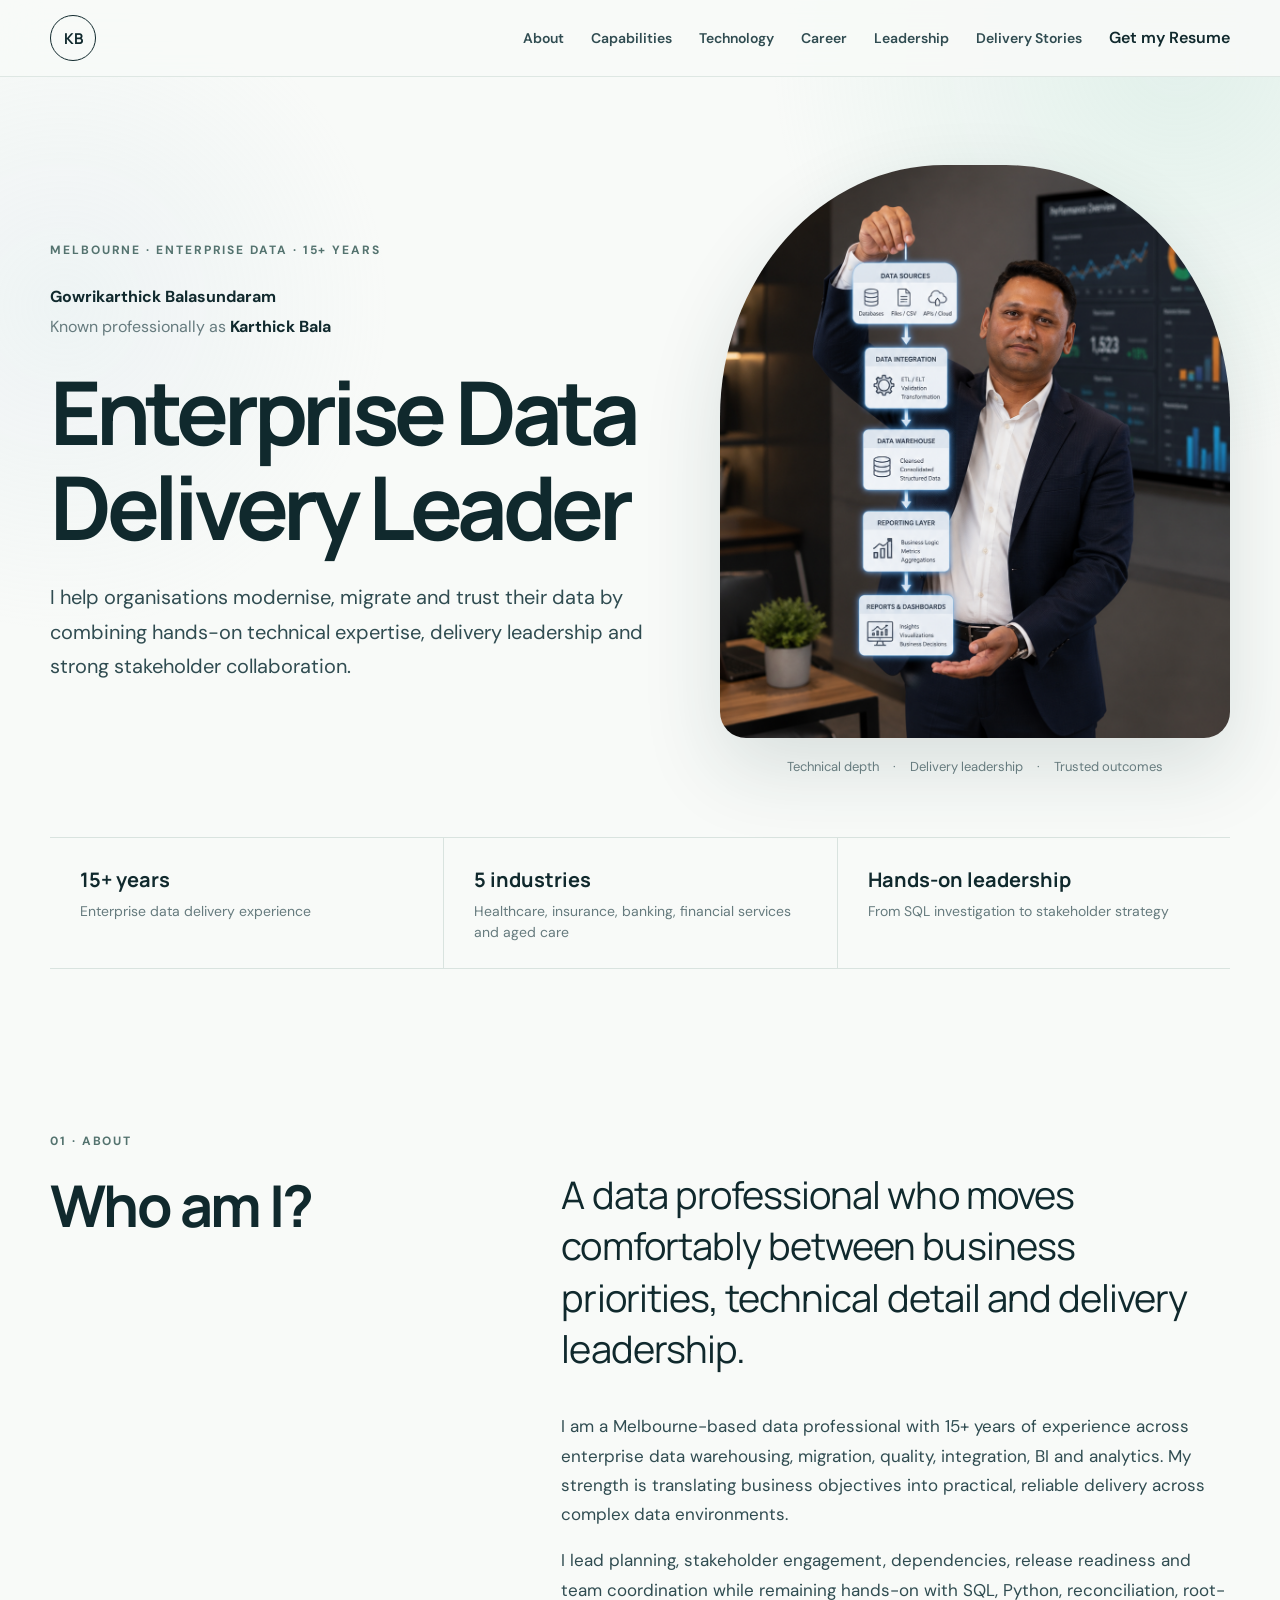
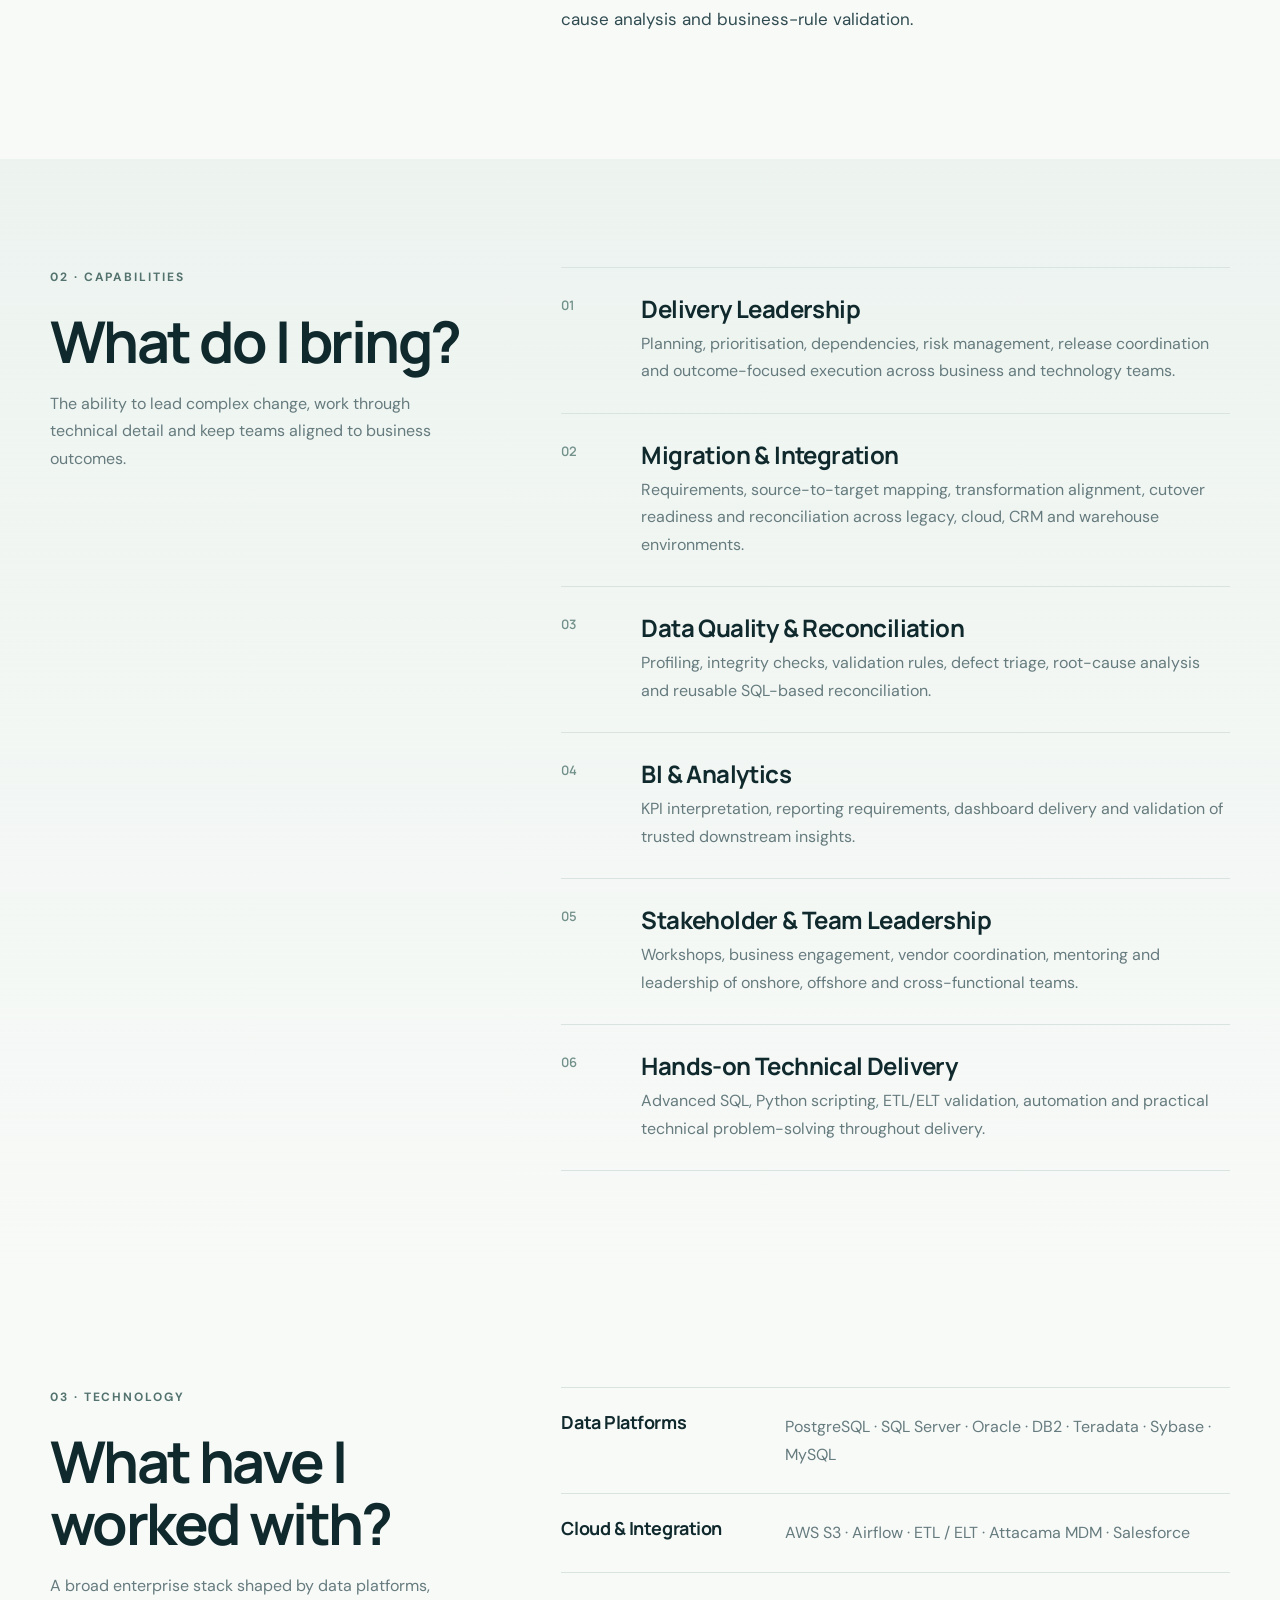
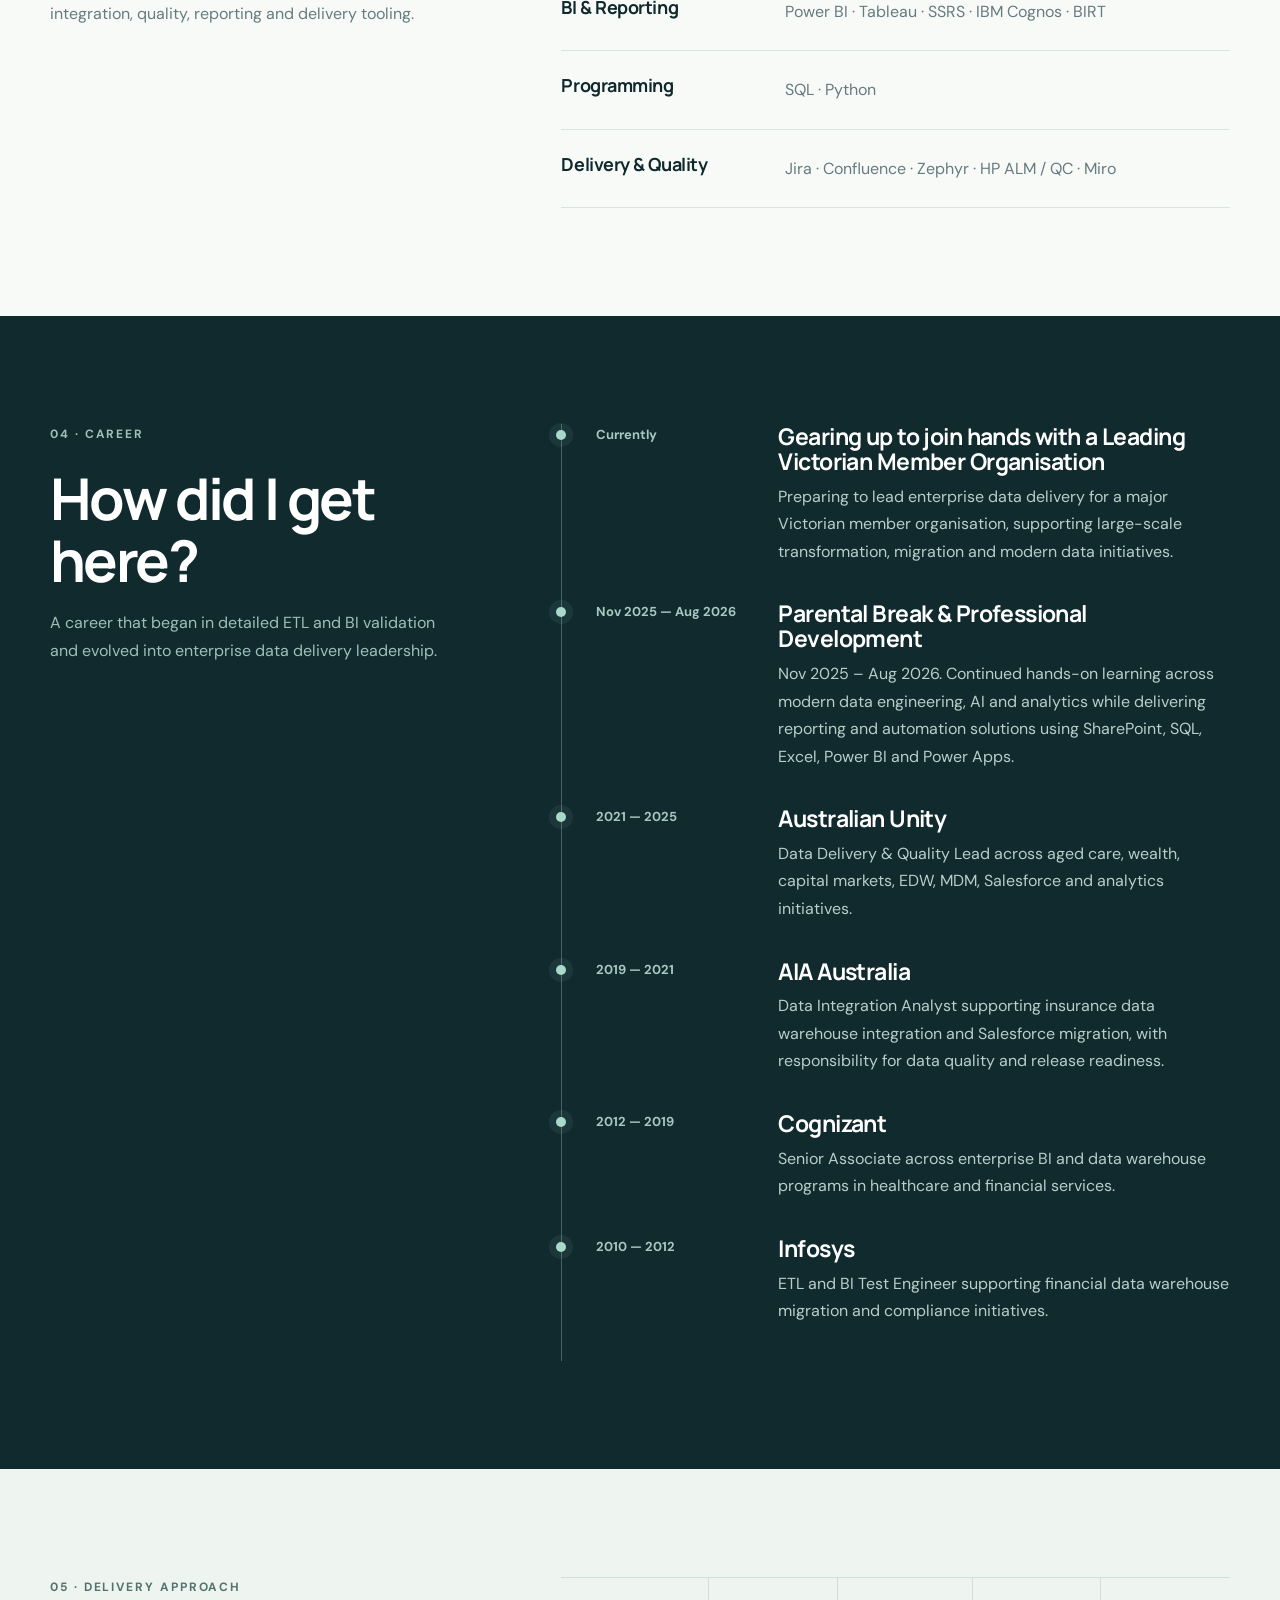
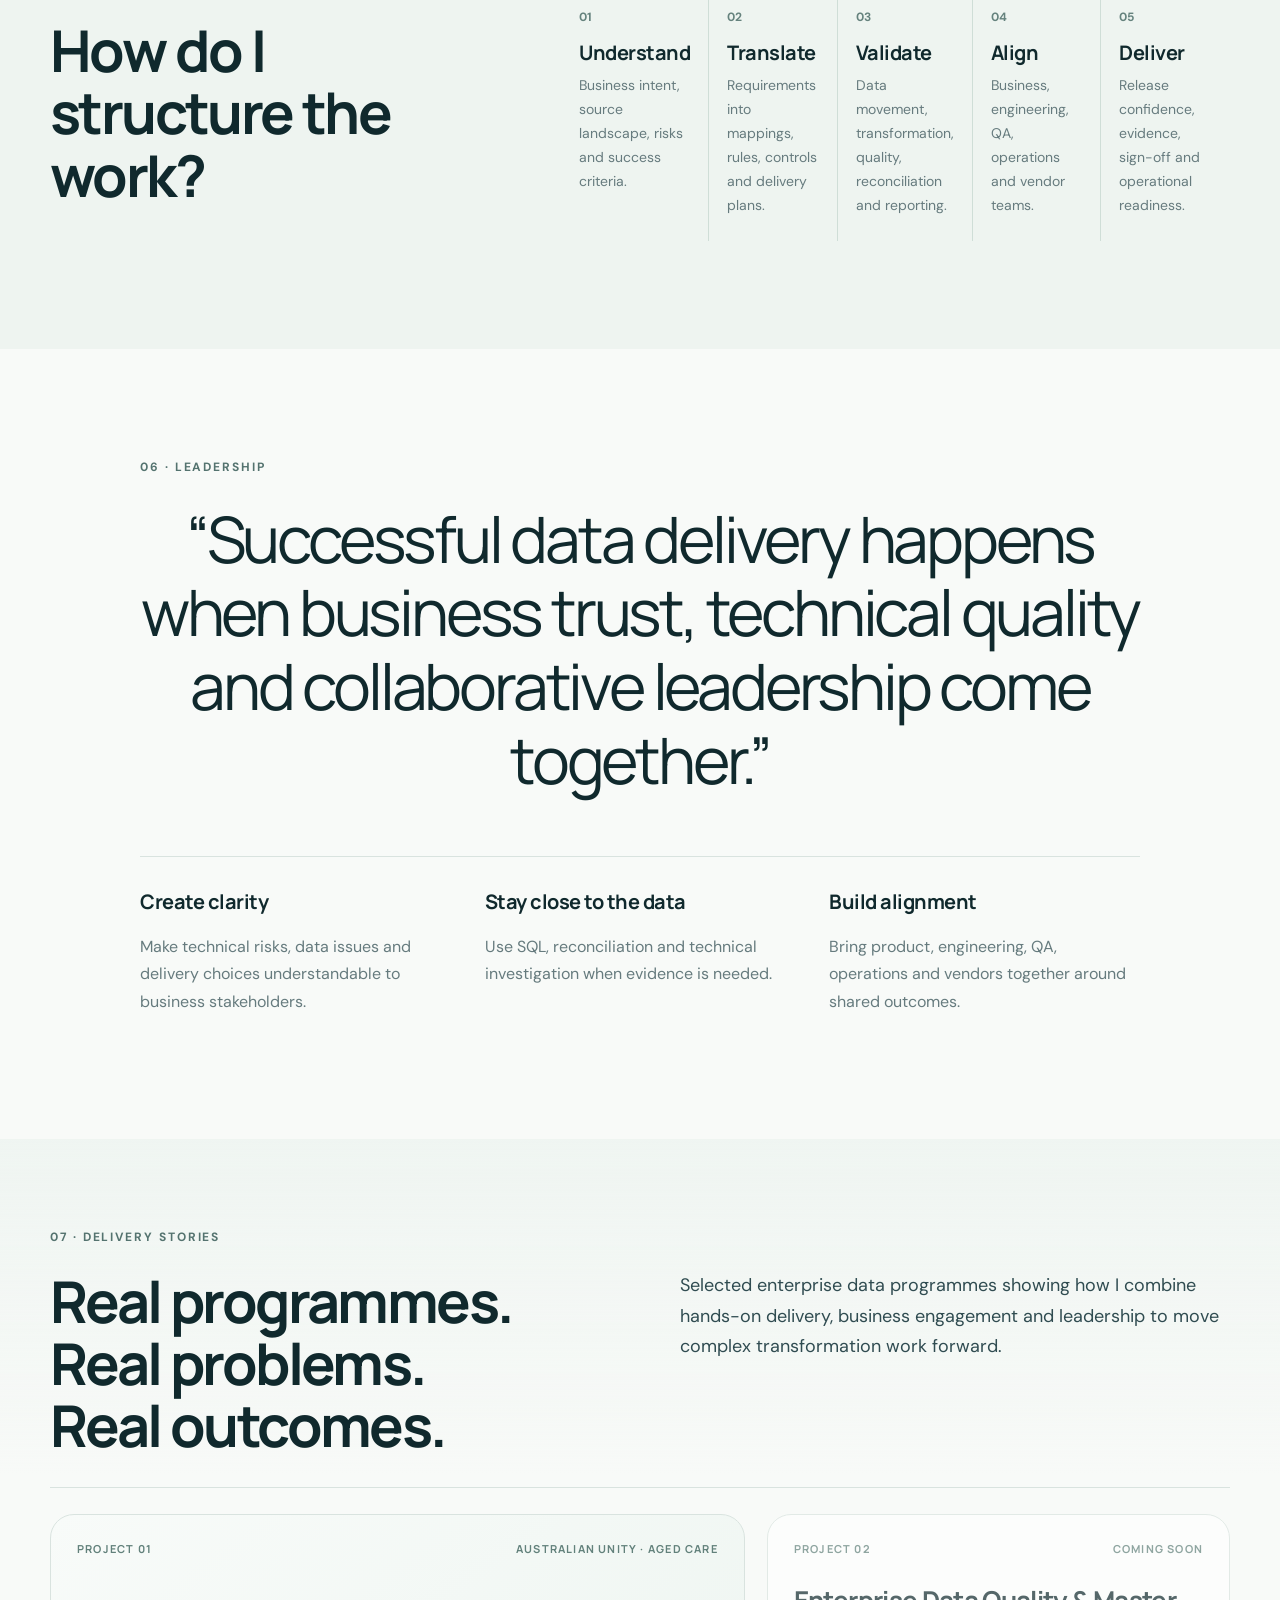
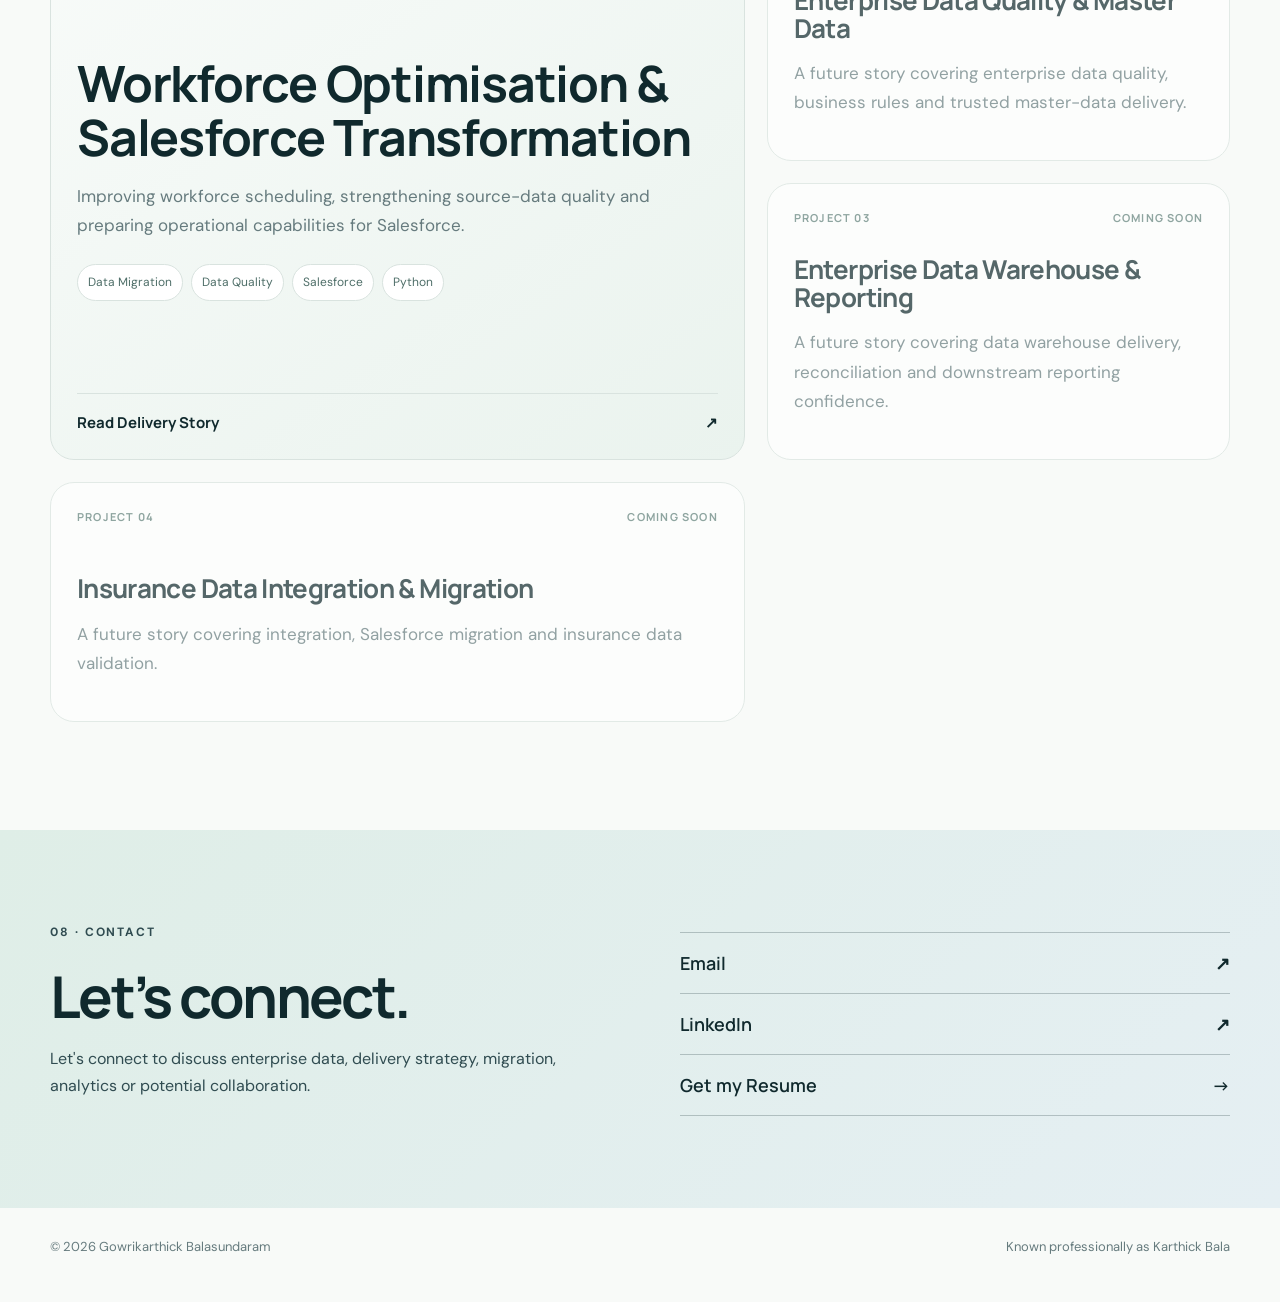
<file: index.html>
<!DOCTYPE html>
<html lang="en">
<head>
  <meta charset="UTF-8" />
  <meta name="viewport" content="width=device-width, initial-scale=1.0" />
  <title>Gowrikarthick Balasundaram | Enterprise Data Delivery Leader</title>
  <meta name="description" content="Portfolio of Gowrikarthick Balasundaram, known professionally as Karthick Bala — an enterprise data delivery leader combining hands-on technical depth with delivery leadership." />
  <meta name="theme-color" content="#f8faf8" />
  <link rel="preconnect" href="https://fonts.googleapis.com">
  <link rel="preconnect" href="https://fonts.gstatic.com" crossorigin>
  <link href="https://fonts.googleapis.com/css2?family=DM+Sans:wght@400;500;600;700&family=Manrope:wght@500;600;700;800&display=swap" rel="stylesheet">
  <link rel="stylesheet" href="styles.css" />
  <link rel="icon" type="image/png" sizes="32x32" href="favicon.png">
  <link rel="shortcut icon" href="favicon.png">
  <link rel="apple-touch-icon" href="favicon.png">

  <!-- Open Graph -->
  <meta property="og:title" content="Gowrikarthick Balasundaram | Enterprise Data Delivery Leader">
  <meta property="og:description" content="Portfolio of Gowrikarthick Balasundaram, known professionally as Karthick Bala — an enterprise data delivery leader combining hands-on technical depth with delivery leadership.">
  <meta property="og:image" content="https://karthickbala.com/portfolio-social-preview.png">
  <meta property="og:url" content="https://karthickbala.com">
  <meta property="og:type" content="website">
  <meta property="og:site_name" content="Karthick Bala">

  <!-- Twitter/X -->
  <meta name="twitter:card" content="summary_large_image">
  <meta name="twitter:title" content="Gowrikarthick Balasundaram | Enterprise Data Delivery Leader">
  <meta name="twitter:description" content="Portfolio of Gowrikarthick Balasundaram, known professionally as Karthick Bala — an enterprise data delivery leader combining hands-on technical depth with delivery leadership.">
  <meta name="twitter:image" content="https://karthickbala.com/portfolio-social-preview.png">
  
</head>
<body>
  <header class="site-header">
    <nav class="nav shell" aria-label="Primary navigation">
      <a class="brand" href="#home" aria-label="Karthick Bala home">KB</a>
      <button class="nav-toggle" aria-label="Open menu" aria-expanded="false">Menu</button>
      <div class="nav-links">
        <a href="#about">About</a>
        <a href="#capabilities">Capabilities</a>
        <a href="#technology">Technology</a>
        <a href="#career">Career</a>
        <a href="#leadership">Leadership</a>
        <a href="#work">Delivery Stories</a>
        <button class="nav-resume-request" type="button" data-open-resume-modal>Get my Resume</button>
      </div>
    </nav>
  </header>

  <main id="home">
    <section class="hero shell">
      <div class="hero-grid">
        <div class="hero-copy reveal">
          <p class="overline">Melbourne · Enterprise Data · 15+ Years</p>
          <p class="legal-name">Gowrikarthick Balasundaram</p>
          <p class="known-as">Known professionally as <strong>Karthick Bala</strong></p>
          <h1>Enterprise Data Delivery Leader</h1>
          <p class="hero-lead">I help organisations modernise, migrate and trust their data by combining hands-on technical expertise, delivery leadership and strong stakeholder collaboration.</p>
          
        </div>

        <figure class="portrait reveal">
          <img src="karthick-data-pipeline.png" alt="Gowrikarthick Balasundaram with a visual representation of a data pipeline" />
          <figcaption>
            <span>Technical depth</span>
            <span>Delivery leadership</span>
            <span>Trusted outcomes</span>
          </figcaption>
        </figure>
      </div>

      <div class="proof-strip reveal" aria-label="Professional highlights">
        <div><strong>15+ years</strong><span>Enterprise data delivery experience</span></div>
        <div><strong>5 industries</strong><span>Healthcare, insurance, banking, financial services and aged care</span></div>
        <div><strong>Hands-on leadership</strong><span>From SQL investigation to stakeholder strategy</span></div>
      </div>
    </section>

    <section id="about" class="section shell">
      <div class="section-grid">
        <div class="section-title reveal">
          <p class="overline">01 · About</p>
          <h2>Who am I?</h2>
        </div>
        <div class="editorial-copy reveal">
          <p class="large-copy">A data professional who moves comfortably between business priorities, technical detail and delivery leadership.</p>
          <p>I am a Melbourne-based data professional with 15+ years of experience across enterprise data warehousing, migration, quality, integration, BI and analytics. My strength is translating business objectives into practical, reliable delivery across complex data environments.</p>
          <p>I lead planning, stakeholder engagement, dependencies, release readiness and team coordination while remaining hands-on with SQL, Python, reconciliation, root-cause analysis and business-rule validation.</p>
        </div>
      </div>
    </section>

    <section id="capabilities" class="section section-tint">
      <div class="shell">
        <div class="section-grid">
          <div class="section-title reveal">
            <p class="overline">02 · Capabilities</p>
            <h2>What do I bring?</h2>
            <p class="section-note">The ability to lead complex change, work through technical detail and keep teams aligned to business outcomes.</p>
          </div>
          <div class="capability-list reveal">
            <article><span>01</span><div><h3>Delivery Leadership</h3><p>Planning, prioritisation, dependencies, risk management, release coordination and outcome-focused execution across business and technology teams.</p></div></article>
            <article><span>02</span><div><h3>Migration & Integration</h3><p>Requirements, source-to-target mapping, transformation alignment, cutover readiness and reconciliation across legacy, cloud, CRM and warehouse environments.</p></div></article>
            <article><span>03</span><div><h3>Data Quality & Reconciliation</h3><p>Profiling, integrity checks, validation rules, defect triage, root-cause analysis and reusable SQL-based reconciliation.</p></div></article>
            <article><span>04</span><div><h3>BI & Analytics</h3><p>KPI interpretation, reporting requirements, dashboard delivery and validation of trusted downstream insights.</p></div></article>
            <article><span>05</span><div><h3>Stakeholder & Team Leadership</h3><p>Workshops, business engagement, vendor coordination, mentoring and leadership of onshore, offshore and cross-functional teams.</p></div></article>
            <article><span>06</span><div><h3>Hands-on Technical Delivery</h3><p>Advanced SQL, Python scripting, ETL/ELT validation, automation and practical technical problem-solving throughout delivery.</p></div></article>
          </div>
        </div>
      </div>
    </section>

    <section id="technology" class="section shell">
      <div class="section-grid">
        <div class="section-title reveal">
          <p class="overline">03 · Technology</p>
          <h2>What have I worked with?</h2>
          <p class="section-note">A broad enterprise stack shaped by data platforms, integration, quality, reporting and delivery tooling.</p>
        </div>
        <div class="tech-ledger reveal">
          <div class="tech-row"><h3>Data Platforms</h3><p>PostgreSQL · SQL Server · Oracle · DB2 · Teradata · Sybase · MySQL</p></div>
          <div class="tech-row"><h3>Cloud & Integration</h3><p>AWS S3 · Airflow · ETL / ELT · Attacama MDM · Salesforce</p></div>
          <div class="tech-row"><h3>BI & Reporting</h3><p>Power BI · Tableau · SSRS · IBM Cognos · BIRT</p></div>
          <div class="tech-row"><h3>Programming</h3><p>SQL · Python</p></div>
          <div class="tech-row"><h3>Delivery & Quality</h3><p>Jira · Confluence · Zephyr · HP ALM / QC · Miro</p></div>
        </div>
      </div>
    </section>

    <section id="career" class="section section-dark">
      <div class="shell">
        <div class="section-grid">
          <div class="section-title light reveal">
            <p class="overline">04 · Career</p>
            <h2>How did I get here?</h2>
            <p class="section-note">A career that began in detailed ETL and BI validation and evolved into enterprise data delivery leadership.</p>
          </div>
          <div class="career-timeline reveal">
            <article><time>Currently</time><div><h3>Gearing up to join hands with a Leading Victorian Member Organisation</h3><p>Preparing to lead enterprise data delivery for a major Victorian member organisation, supporting large-scale transformation, migration and modern data initiatives.</p></div></article>
            <article><time>Nov 2025 — Aug 2026</time><div><h3>Parental Break & Professional Development</h3><p>Nov 2025 – Aug 2026. Continued hands-on learning across modern data engineering, AI and analytics while delivering reporting and automation solutions using SharePoint, SQL, Excel, Power BI and Power Apps.</p></div></article><article><time>2021 — 2025</time><div><h3>Australian Unity</h3><p>Data Delivery & Quality Lead across aged care, wealth, capital markets, EDW, MDM, Salesforce and analytics initiatives.</p></div></article>
            <article><time>2019 — 2021</time><div><h3>AIA Australia</h3><p>Data Integration Analyst supporting insurance data warehouse integration and Salesforce migration, with responsibility for data quality and release readiness.</p></div></article>
            <article><time>2012 — 2019</time><div><h3>Cognizant</h3><p>Senior Associate across enterprise BI and data warehouse programs in healthcare and financial services.</p></div></article>
            <article><time>2010 — 2012</time><div><h3>Infosys</h3><p>ETL and BI Test Engineer supporting financial data warehouse migration and compliance initiatives.</p></div></article>
          </div>
        </div>
      </div>
    </section>

<section class="section process-section">
      <div class="shell">
        <div class="section-grid">
          <div class="section-title reveal">
            <p class="overline">05 · Delivery Approach</p>
            <h2>How do I structure the work?</h2>
          </div>
          <div class="process-line reveal">
            <div><span>01</span><h3>Understand</h3><p>Business intent, source landscape, risks and success criteria.</p></div>
            <div><span>02</span><h3>Translate</h3><p>Requirements into mappings, rules, controls and delivery plans.</p></div>
            <div><span>03</span><h3>Validate</h3><p>Data movement, transformation, quality, reconciliation and reporting.</p></div>
            <div><span>04</span><h3>Align</h3><p>Business, engineering, QA, operations and vendor teams.</p></div>
            <div><span>05</span><h3>Deliver</h3><p>Release confidence, evidence, sign-off and operational readiness.</p></div>
          </div>
        </div>
      </div>
    </section>

    <section id="leadership" class="section shell">
      <div class="leadership-editorial reveal">
        <p class="overline">06 · Leadership</p>
        <blockquote>“Successful data delivery happens when business trust, technical quality and collaborative leadership come together.”</blockquote>
        <div class="leadership-pillars">
          <div><h3>Create clarity</h3><p>Make technical risks, data issues and delivery choices understandable to business stakeholders.</p></div>
          <div><h3>Stay close to the data</h3><p>Use SQL, reconciliation and technical investigation when evidence is needed.</p></div>
          <div><h3>Build alignment</h3><p>Bring product, engineering, QA, operations and vendors together around shared outcomes.</p></div>
        </div>
      </div>
    </section>

    

<section id="work" class="section delivery-stories-section">
  <div class="shell">
    <div class="delivery-intro reveal">
      <p class="overline">07 · Delivery Stories</p>
      <div class="delivery-intro-grid compact">
        <h2>Real programmes.<br>Real problems.<br>Real outcomes.</h2>
        <p>Selected enterprise data programmes showing how I combine hands-on delivery, business engagement and leadership to move complex transformation work forward.</p>
      </div>
    </div>
    <div class="story-card-grid reveal">
      <article class="story-preview story-preview-featured">
        <div class="story-preview-topline"><span>Project 01</span><span>Australian Unity · Aged Care</span></div>
        <div class="story-preview-body">
          <h3>Workforce Optimisation &amp; Salesforce Transformation</h3>
          <p>Improving workforce scheduling, strengthening source-data quality and preparing operational capabilities for Salesforce.</p>
          <div class="story-preview-tags"><span>Data Migration</span><span>Data Quality</span><span>Salesforce</span><span>Python</span></div>
        </div>
        <a class="story-preview-link" href="project-01.html">Read Delivery Story <span>↗</span></a>
      </article>
      <article class="story-preview story-preview-muted">
        <div class="story-preview-topline"><span>Project 02</span><span>Coming soon</span></div>
        <div class="story-preview-body"><h3>Enterprise Data Quality &amp; Master Data</h3><p>A future story covering enterprise data quality, business rules and trusted master-data delivery.</p></div>
      </article>
      <article class="story-preview story-preview-muted">
        <div class="story-preview-topline"><span>Project 03</span><span>Coming soon</span></div>
        <div class="story-preview-body"><h3>Enterprise Data Warehouse &amp; Reporting</h3><p>A future story covering data warehouse delivery, reconciliation and downstream reporting confidence.</p></div>
      </article>
      <article class="story-preview story-preview-muted">
        <div class="story-preview-topline"><span>Project 04</span><span>Coming soon</span></div>
        <div class="story-preview-body"><h3>Insurance Data Integration &amp; Migration</h3><p>A future story covering integration, Salesforce migration and insurance data validation.</p></div>
      </article>
    </div>
  </div>
</section>

    <section id="contact" class="contact-section">
      <div class="shell contact-inner reveal">
        <div>
          <p class="overline">08 · Contact</p>
          <h2>Let’s connect.</h2>
          <p>Let's connect to discuss enterprise data, delivery strategy, migration, analytics or potential collaboration.</p>
        </div>
        <div class="contact-links">
          <a href="mailto:bgkarthick@gmail.com">Email <span>↗</span></a>
          <a href="https://www.linkedin.com/in/bgkarthick" target="_blank" rel="noopener">LinkedIn <span>↗</span></a>
          <button class="contact-action-button" type="button" data-open-resume-modal>Get my Resume <span>→</span></button>
        </div>
      </div>
    </section>
  
    <div class="resume-modal" id="resume-modal" aria-hidden="true">
      <div class="resume-modal-backdrop" data-close-resume-modal></div>
      <section class="resume-modal-dialog" role="dialog" aria-modal="true" aria-labelledby="resume-modal-title">
        <button class="resume-modal-close" type="button" aria-label="Close resume request form" data-close-resume-modal>×</button>
        <p class="overline">Resume request</p>
        <h2 id="resume-modal-title">Get my Resume</h2>
        <p>Please share your name and email address. I’ll review the request and send my resume directly.</p>

        <form action="https://formsubmit.co/bgkarthick@gmail.com" method="POST" class="resume-request-form">
          <input type="hidden" name="_subject" value="Portfolio Resume Request" />
          <input type="hidden" name="_template" value="table" />
          <input type="hidden" name="_captcha" value="true" />
          <input type="hidden" name="_next" value="https://karthickbala.com/?resume-request=sent" />
          <input type="text" name="_honey" class="form-honeypot" tabindex="-1" autocomplete="off" />

          <label>
            <span>Name</span>
            <input type="text" name="Name" autocomplete="name" required />
          </label>

          <label>
            <span>Email address</span>
            <input type="email" name="Email" autocomplete="email" required />
          </label>

          <label>
            <span>Organisation <small>(optional)</small></span>
            <input type="text" name="Organisation" autocomplete="organization" />
          </label>

          <button class="button button-dark resume-submit" type="submit">Submit request</button>
        </form>
      </section>
    </div>

  </main>

  <footer class="footer shell">
    <span>© <span id="year"></span> Gowrikarthick Balasundaram</span>
    <span>Known professionally as Karthick Bala</span>
  </footer>
  <script src="script.js"></script>
</body>
</html>
</file>
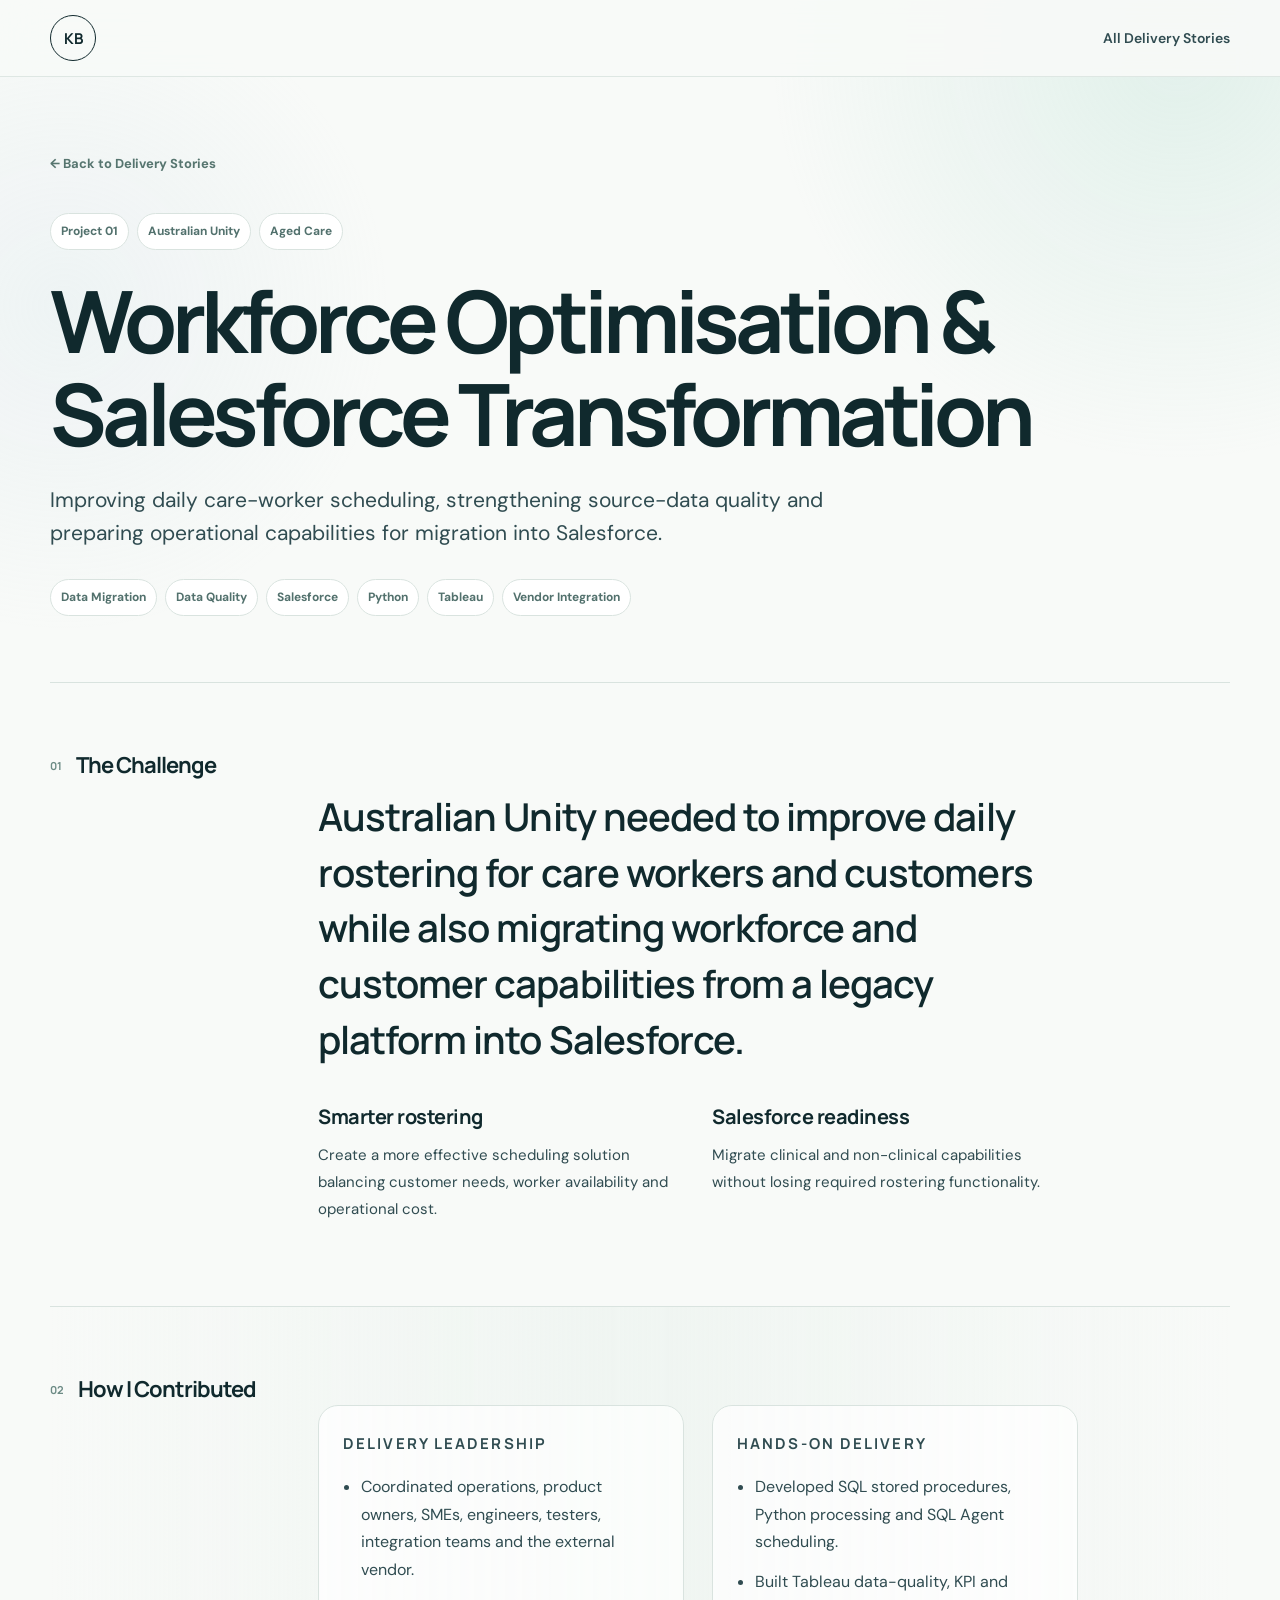
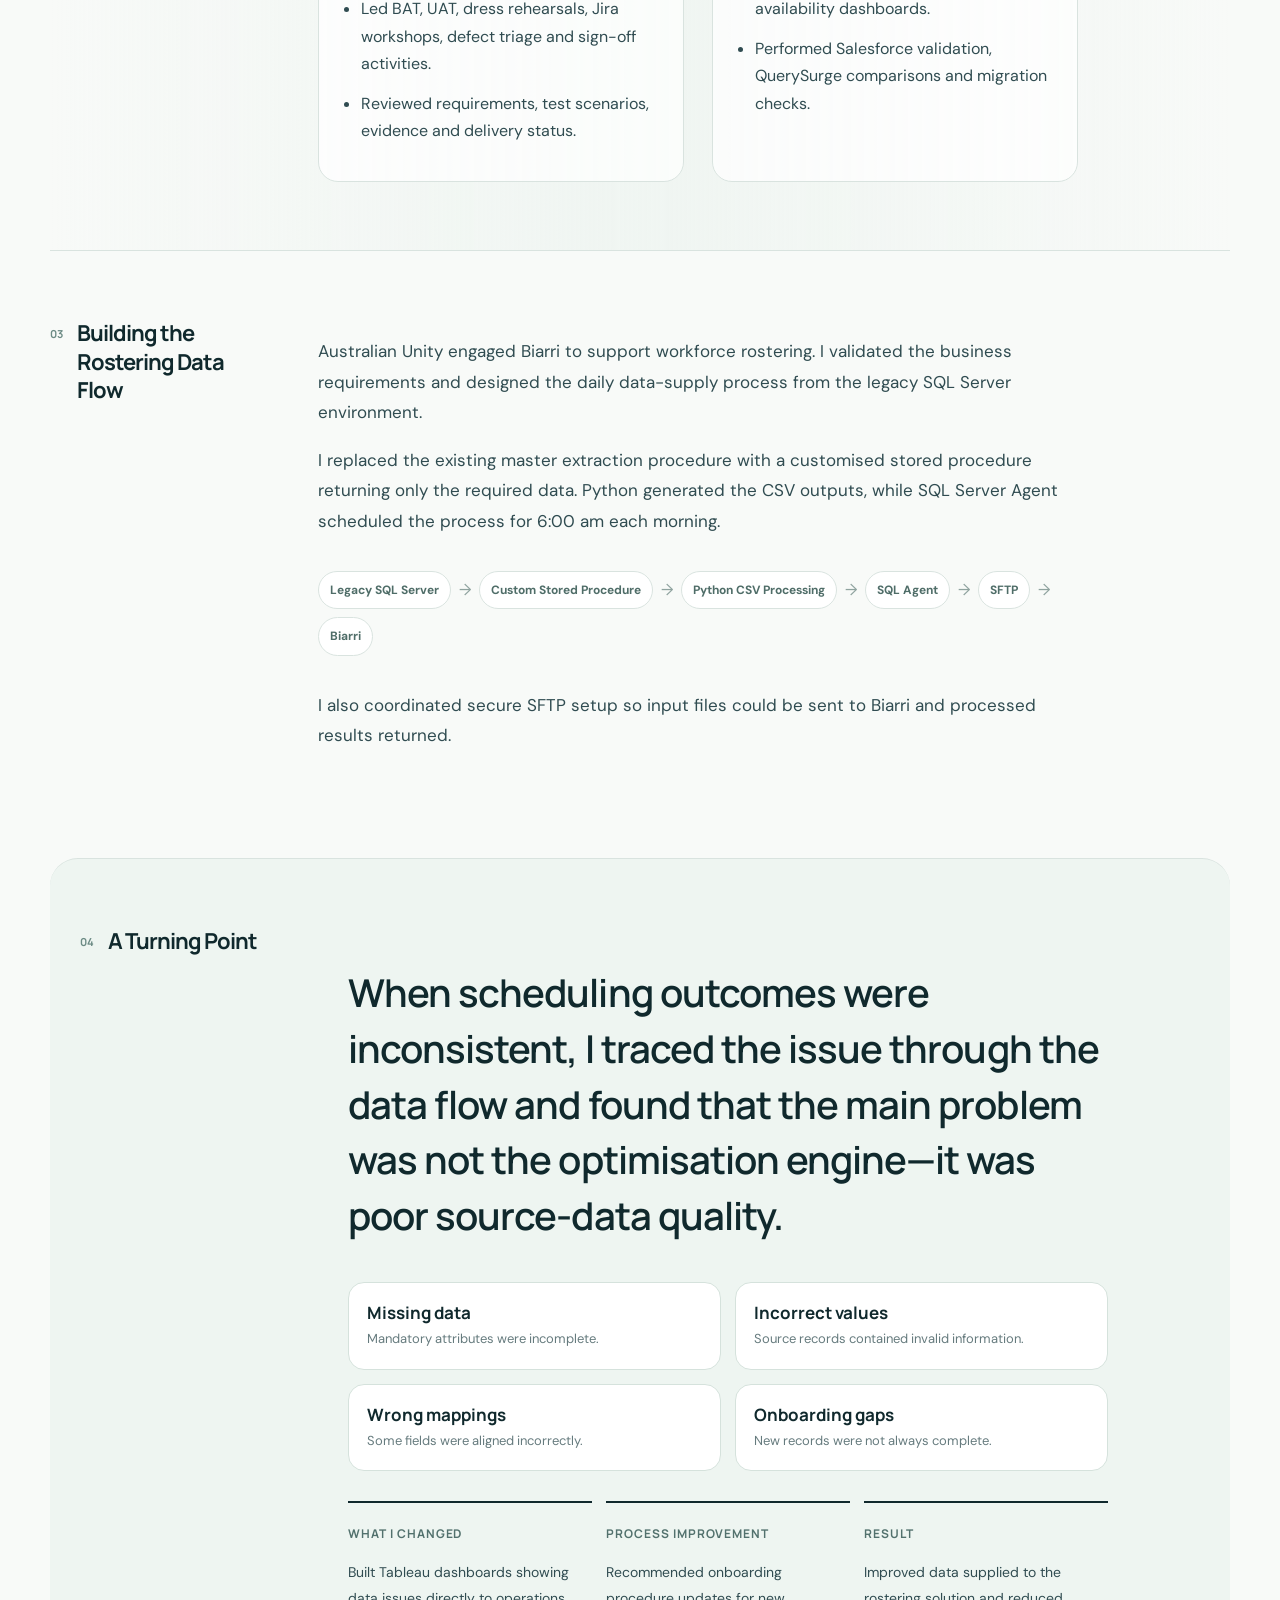
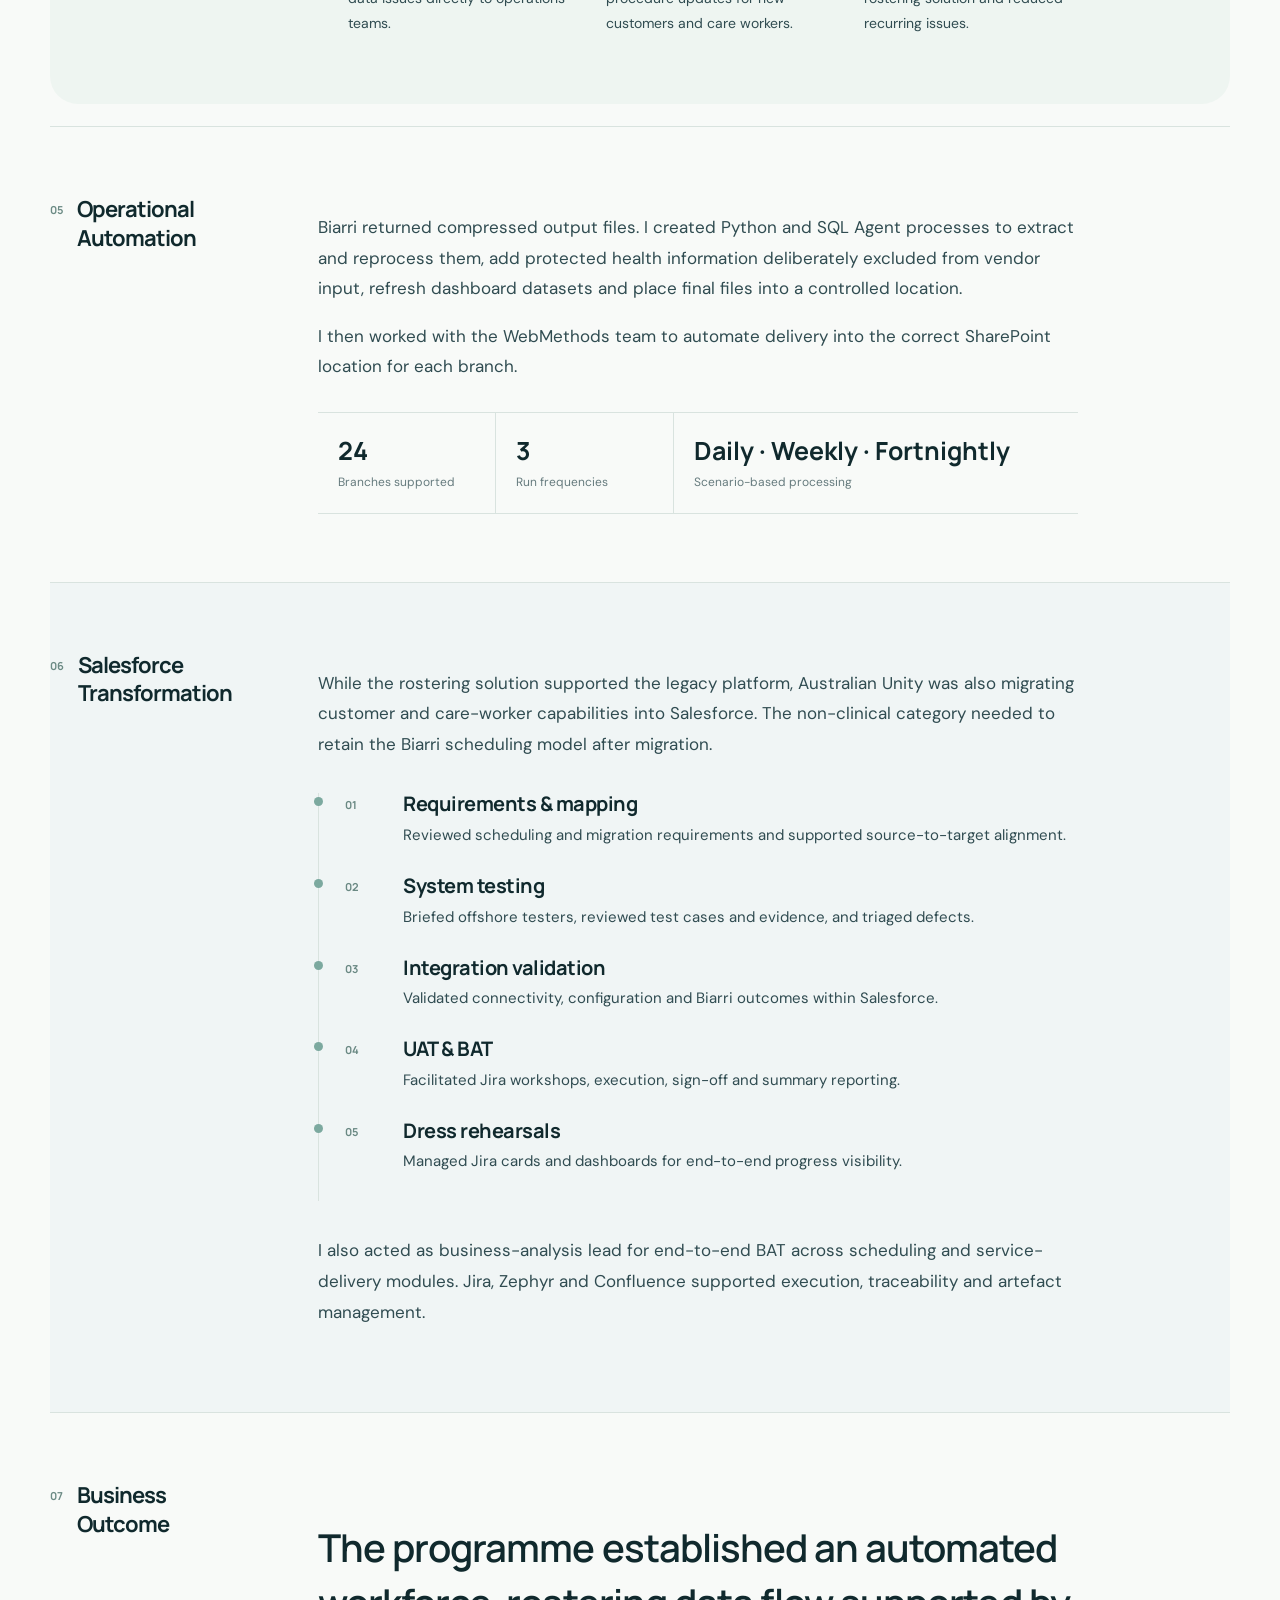
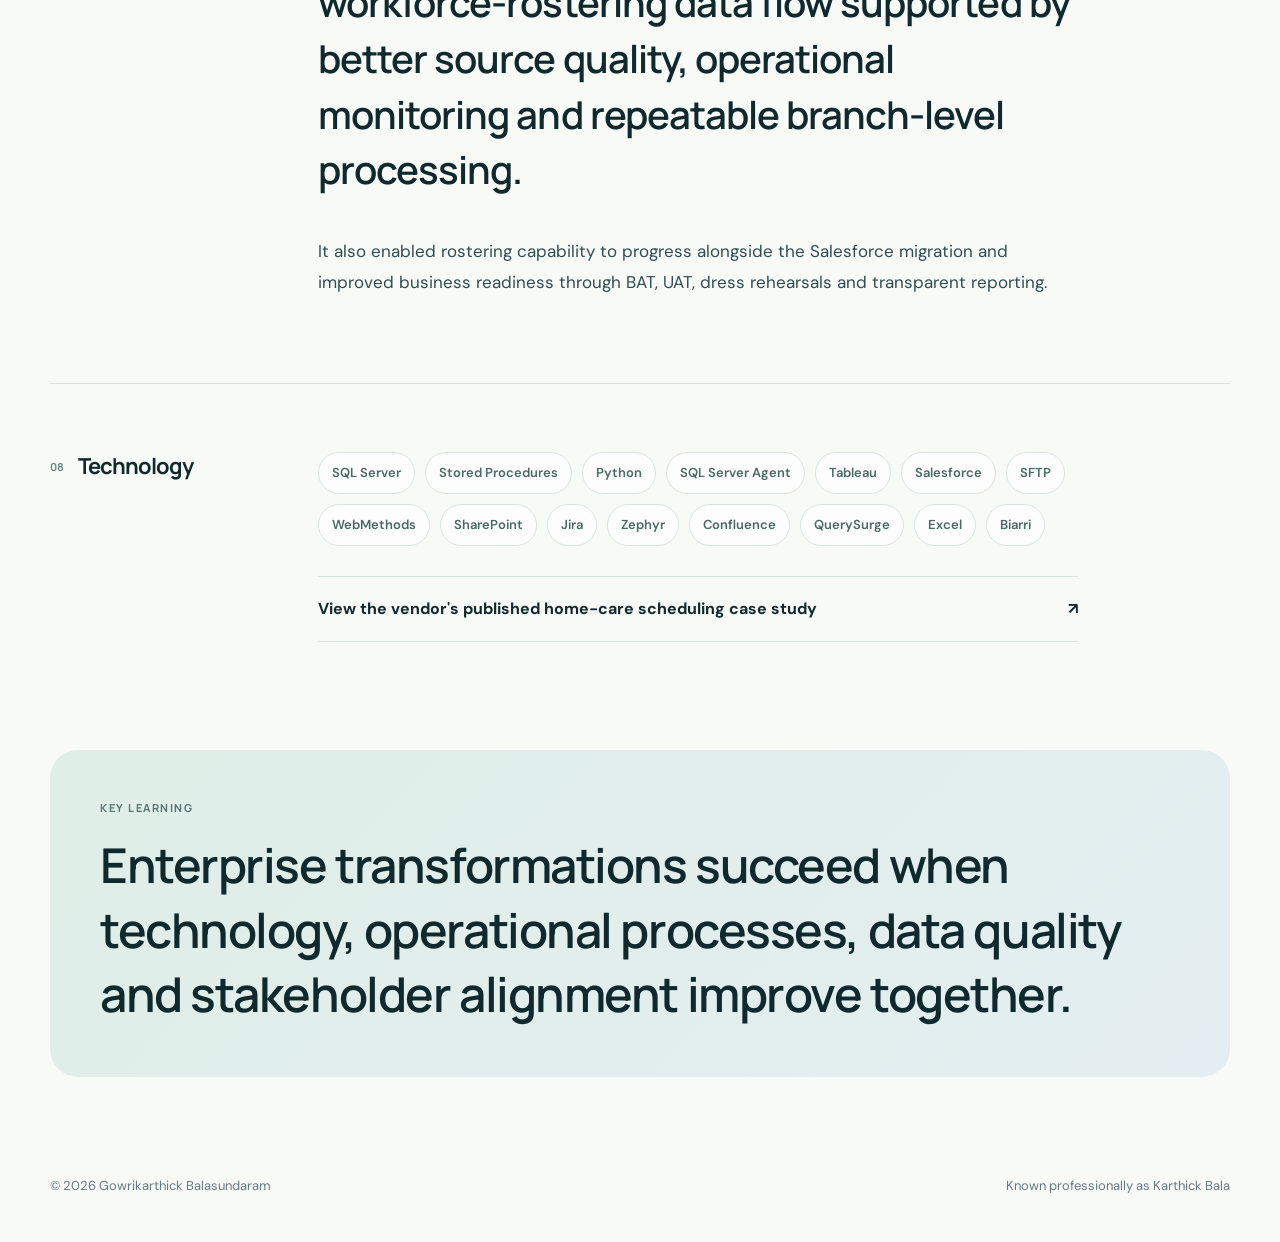
<file: project-01.html>
<!DOCTYPE html>
<html lang="en">
<head>
<meta charset="UTF-8"><meta name="viewport" content="width=device-width,initial-scale=1.0">
<title>Project 01 | Workforce Optimisation & Salesforce Transformation</title>
<meta name="description" content="Delivery story covering workforce optimisation, data quality and Salesforce transformation in aged care.">
<link rel="preconnect" href="https://fonts.googleapis.com"><link rel="preconnect" href="https://fonts.gstatic.com" crossorigin>
<link href="https://fonts.googleapis.com/css2?family=DM+Sans:wght@400;500;600;700&family=Manrope:wght@500;600;700;800&display=swap" rel="stylesheet">
<link rel="stylesheet" href="styles.css"><link rel="stylesheet" href="story.css">
</head>
<body>
<header class="site-header"><nav class="nav shell"><a class="brand" href="index.html">KB</a><div class="story-nav-actions"><a href="index.html#work">All Delivery Stories</a></div></nav></header>
<main class="story-page">
<section class="story-page-hero shell">
<a class="back-link" href="index.html#work">← Back to Delivery Stories</a>
<div class="story-page-meta"><span>Project 01</span><span>Australian Unity</span><span>Aged Care</span></div>
<h1>Workforce Optimisation &amp; Salesforce Transformation</h1>
<p class="story-page-deck">Improving daily care-worker scheduling, strengthening source-data quality and preparing operational capabilities for migration into Salesforce.</p>
<div class="story-page-tags"><span>Data Migration</span><span>Data Quality</span><span>Salesforce</span><span>Python</span><span>Tableau</span><span>Vendor Integration</span></div>
</section>

<section class="story-page-section shell"><div class="story-page-grid">
<div class="story-page-label"><span>01</span><h2>The Challenge</h2></div>
<div class="story-page-copy"><p class="lead">Australian Unity needed to improve daily rostering for care workers and customers while also migrating workforce and customer capabilities from a legacy platform into Salesforce.</p>
<div class="story-two-col"><div><h3>Smarter rostering</h3><p>Create a more effective scheduling solution balancing customer needs, worker availability and operational cost.</p></div><div><h3>Salesforce readiness</h3><p>Migrate clinical and non-clinical capabilities without losing required rostering functionality.</p></div></div></div>
</div></section>

<section class="story-page-section story-soft shell"><div class="story-page-grid">
<div class="story-page-label"><span>02</span><h2>How I Contributed</h2></div>
<div class="story-page-copy"><div class="story-two-col role-cards"><div><p class="mini-label">Delivery leadership</p><ul><li>Coordinated operations, product owners, SMEs, engineers, testers, integration teams and the external vendor.</li><li>Led BAT, UAT, dress rehearsals, Jira workshops, defect triage and sign-off activities.</li><li>Reviewed requirements, test scenarios, evidence and delivery status.</li></ul></div><div><p class="mini-label">Hands-on delivery</p><ul><li>Developed SQL stored procedures, Python processing and SQL Agent scheduling.</li><li>Built Tableau data-quality, KPI and availability dashboards.</li><li>Performed Salesforce validation, QuerySurge comparisons and migration checks.</li></ul></div></div></div>
</div></section>

<section class="story-page-section shell"><div class="story-page-grid">
<div class="story-page-label"><span>03</span><h2>Building the Rostering Data Flow</h2></div>
<div class="story-page-copy"><p>Australian Unity engaged Biarri to support workforce rostering. I validated the business requirements and designed the daily data-supply process from the legacy SQL Server environment.</p><p>I replaced the existing master extraction procedure with a customised stored procedure returning only the required data. Python generated the CSV outputs, while SQL Server Agent scheduled the process for 6:00 am each morning.</p>
<div class="story-flow vertical-mobile"><span>Legacy SQL Server</span><i>→</i><span>Custom Stored Procedure</span><i>→</i><span>Python CSV Processing</span><i>→</i><span>SQL Agent</span><i>→</i><span>SFTP</span><i>→</i><span>Biarri</span></div>
<p>I also coordinated secure SFTP setup so input files could be sent to Biarri and processed results returned.</p></div>
</div></section>

<section class="story-page-section turning-point shell"><div class="story-page-grid">
<div class="story-page-label"><span>04</span><h2>A Turning Point</h2></div>
<div class="story-page-copy"><p class="lead">When scheduling outcomes were inconsistent, I traced the issue through the data flow and found that the main problem was not the optimisation engine—it was poor source-data quality.</p>
<div class="issue-cards"><div><strong>Missing data</strong><span>Mandatory attributes were incomplete.</span></div><div><strong>Incorrect values</strong><span>Source records contained invalid information.</span></div><div><strong>Wrong mappings</strong><span>Some fields were aligned incorrectly.</span></div><div><strong>Onboarding gaps</strong><span>New records were not always complete.</span></div></div>
<div class="turning-point-actions"><div><span>What I changed</span><p>Built Tableau dashboards showing data issues directly to operations teams.</p></div><div><span>Process improvement</span><p>Recommended onboarding procedure updates for new customers and care workers.</p></div><div><span>Result</span><p>Improved data supplied to the rostering solution and reduced recurring issues.</p></div></div></div>
</div></section>

<section class="story-page-section shell"><div class="story-page-grid">
<div class="story-page-label"><span>05</span><h2>Operational Automation</h2></div>
<div class="story-page-copy"><p>Biarri returned compressed output files. I created Python and SQL Agent processes to extract and reprocess them, add protected health information deliberately excluded from vendor input, refresh dashboard datasets and place final files into a controlled location.</p><p>I then worked with the WebMethods team to automate delivery into the correct SharePoint location for each branch.</p>
<div class="story-metrics"><div><strong>24</strong><span>Branches supported</span></div><div><strong>3</strong><span>Run frequencies</span></div><div><strong>Daily · Weekly · Fortnightly</strong><span>Scenario-based processing</span></div></div></div>
</div></section>

<section class="story-page-section salesforce-journey shell"><div class="story-page-grid">
<div class="story-page-label"><span>06</span><h2>Salesforce Transformation</h2></div>
<div class="story-page-copy"><p>While the rostering solution supported the legacy platform, Australian Unity was also migrating customer and care-worker capabilities into Salesforce. The non-clinical category needed to retain the Biarri scheduling model after migration.</p>
<div class="vertical-timeline"><article><span>01</span><div><h3>Requirements &amp; mapping</h3><p>Reviewed scheduling and migration requirements and supported source-to-target alignment.</p></div></article><article><span>02</span><div><h3>System testing</h3><p>Briefed offshore testers, reviewed test cases and evidence, and triaged defects.</p></div></article><article><span>03</span><div><h3>Integration validation</h3><p>Validated connectivity, configuration and Biarri outcomes within Salesforce.</p></div></article><article><span>04</span><div><h3>UAT &amp; BAT</h3><p>Facilitated Jira workshops, execution, sign-off and summary reporting.</p></div></article><article><span>05</span><div><h3>Dress rehearsals</h3><p>Managed Jira cards and dashboards for end-to-end progress visibility.</p></div></article></div>
<p>I also acted as business-analysis lead for end-to-end BAT across scheduling and service-delivery modules. Jira, Zephyr and Confluence supported execution, traceability and artefact management.</p></div>
</div></section>

<section class="story-page-section shell"><div class="story-page-grid">
<div class="story-page-label"><span>07</span><h2>Business Outcome</h2></div>
<div class="story-page-copy"><p class="lead">The programme established an automated workforce-rostering data flow supported by better source quality, operational monitoring and repeatable branch-level processing.</p><p>It also enabled rostering capability to progress alongside the Salesforce migration and improved business readiness through BAT, UAT, dress rehearsals and transparent reporting.</p></div>
</div></section>

<section class="story-page-section shell"><div class="story-page-grid">
<div class="story-page-label"><span>08</span><h2>Technology</h2></div>
<div class="story-page-copy"><div class="technology-pills"><span>SQL Server</span><span>Stored Procedures</span><span>Python</span><span>SQL Server Agent</span><span>Tableau</span><span>Salesforce</span><span>SFTP</span><span>WebMethods</span><span>SharePoint</span><span>Jira</span><span>Zephyr</span><span>Confluence</span><span>QuerySurge</span><span>Excel</span><span>Biarri</span></div>
<a class="external-story-link" href="https://biarri.com/biarri_case_studies/home-care-scheduling-rostering/" target="_blank" rel="noopener">View the vendor's published home-care scheduling case study <span>↗</span></a></div>
</div></section>

<section class="story-key-learning shell"><p class="mini-label">Key learning</p><blockquote>Enterprise transformations succeed when technology, operational processes, data quality and stakeholder alignment improve together.</blockquote></section>
</main>
<footer class="footer shell"><span>© <span id="year"></span> Gowrikarthick Balasundaram</span><span>Known professionally as Karthick Bala</span></footer>
<script src="script.js"></script>
</body></html>
</file>
<file: styles.css>
:root{
  --ink:#10292d;--ink-soft:#304c51;--muted:#667b7e;--paper:#f8faf8;--white:#fff;
  --sage:#e8f1ec;--sage-2:#d8e9e0;--mint:#a9d9ca;--blue:#cbdde8;--line:#d9e3df;
  --dark:#102a2e;--dark-2:#17383d;--radius:26px;
}
*{box-sizing:border-box}
html{scroll-behavior:smooth}
body{margin:0;font-family:"DM Sans",system-ui,sans-serif;background:var(--paper);color:var(--ink);line-height:1.72;overflow-x:hidden}
body:before{content:"";position:fixed;inset:0;pointer-events:none;z-index:-1;background:
radial-gradient(circle at 92% 6%,rgba(169,217,202,.28),transparent 28%),
radial-gradient(circle at 5% 34%,rgba(203,221,232,.22),transparent 24%)}
.shell{width:min(1180px,calc(100% - 48px));margin:auto}
.site-header{position:sticky;top:0;z-index:50;background:rgba(248,250,248,.9);backdrop-filter:blur(18px);border-bottom:1px solid rgba(217,227,223,.8)}
.nav{height:76px;display:flex;align-items:center;justify-content:space-between}
.brand{display:flex;width:46px;height:46px;align-items:center;justify-content:center;border:1px solid var(--ink);border-radius:50%;color:var(--ink);text-decoration:none;font:700 15px Manrope}
.nav-links{display:flex;align-items:center;gap:27px}
.nav-links a{color:var(--ink-soft);text-decoration:none;font-weight:600;font-size:14px}
.nav-links a:hover{color:#0c766e}
.nav-resume{border-bottom:1px solid var(--ink)}
.nav-toggle{display:none;border:0;background:none;color:var(--ink);font:600 14px "DM Sans"}
.overline{font-size:12px;letter-spacing:.16em;text-transform:uppercase;font-weight:700;color:#54736f;margin:0 0 22px}
h1,h2,h3{font-family:Manrope,sans-serif;margin-top:0;line-height:1.08}
h1{font-size:clamp(52px,7vw,88px);letter-spacing:-.06em;margin:24px 0 26px;max-width:780px}
h2{font-size:clamp(38px,4.5vw,62px);letter-spacing:-.045em;margin-bottom:18px}
h3{letter-spacing:-.025em}
p{text-align:justify}
.hero{padding:88px 0 54px}
.hero-grid{display:grid;grid-template-columns:1.08fr .92fr;gap:72px;align-items:center}
.legal-name{font-weight:700;margin:0}
.known-as{margin:2px 0 0;color:var(--muted)}
.known-as strong{color:var(--ink)}
.hero-lead{font-size:20px;max-width:680px;color:var(--ink-soft)}
.hero-actions{display:flex;gap:12px;flex-wrap:wrap;margin-top:32px}
.button{display:inline-flex;align-items:center;justify-content:center;padding:14px 22px;border-radius:999px;text-decoration:none;font-weight:700;transition:.25s}
.button-dark{background:var(--ink);color:#fff}
.button-light{border:1px solid var(--line);background:rgba(255,255,255,.7);color:var(--ink)}
.button:hover{transform:translateY(-2px)}
.portrait{margin:0;position:relative}
.portrait img{width:100%;display:block;aspect-ratio:4/4.5;object-fit:cover;object-position:center 37%;border-radius:44% 44% 26px 26px;box-shadow:0 30px 80px rgba(31,63,66,.14)}
.portrait figcaption{display:flex;justify-content:center;gap:14px;flex-wrap:wrap;margin-top:18px;color:var(--muted);font-size:13px}
.portrait figcaption span:not(:last-child):after{content:"·";margin-left:14px}
.proof-strip{display:grid;grid-template-columns:repeat(3,1fr);margin-top:58px;border-top:1px solid var(--line);border-bottom:1px solid var(--line)}
.proof-strip div{padding:25px 30px}
.proof-strip div+div{border-left:1px solid var(--line)}
.proof-strip strong,.proof-strip span{display:block}
.proof-strip strong{font-family:Manrope;font-size:20px}
.proof-strip span{color:var(--muted);font-size:14px;margin-top:4px;line-height:1.5}
.section{padding:108px 0}
.section-tint{background:linear-gradient(180deg,rgba(232,241,236,.72),rgba(248,250,248,0))}
.section-grid{display:grid;grid-template-columns:.78fr 1.22fr;gap:84px;align-items:start}
.section-title{position:sticky;top:112px}
.section-note{color:var(--muted);max-width:400px}
.editorial-copy{max-width:760px}
.editorial-copy p{color:var(--ink-soft);font-size:17px}
.large-copy{font-family:Manrope;font-size:clamp(25px,3vw,38px)!important;line-height:1.35;color:var(--ink)!important;letter-spacing:-.025em}
.capability-list{border-top:1px solid var(--line)}
.capability-list article{display:grid;grid-template-columns:58px 1fr;gap:22px;padding:28px 0;border-bottom:1px solid var(--line)}
.capability-list article>span{font:600 13px Manrope;color:#73918b}
.capability-list h3{font-size:24px;margin-bottom:8px}
.capability-list p{margin:0;color:var(--muted)}
.tech-ledger{border-top:1px solid var(--line)}
.tech-row{display:grid;grid-template-columns:200px 1fr;gap:24px;padding:25px 0;border-bottom:1px solid var(--line)}
.tech-row h3{font-size:18px;margin:0}
.tech-row p{margin:0;color:var(--muted)}
.section-dark{background:var(--dark);color:#edf7f3}
.section-dark .overline,.section-dark .section-note{color:#9fc0b9}
.section-title.light{color:#fff}
.career-timeline{border-left:1px solid rgba(222,240,235,.28);padding-left:34px}
.career-timeline article{position:relative;display:grid;grid-template-columns:150px 1fr;gap:32px;padding:0 0 36px}
.career-timeline article:before{content:"";position:absolute;left:-40px;top:6px;width:10px;height:10px;border-radius:50%;background:#a9d9ca;box-shadow:0 0 0 7px rgba(169,217,202,.08)}
.career-timeline time{color:#a8c7c0;font-size:13px;font-weight:700}
.career-timeline h3{font-size:23px;margin-bottom:9px;color:#fff}
.career-timeline p{margin:0;color:#b9ceca}
.work-list{border-top:1px solid var(--line)}
.work-item{display:grid;grid-template-columns:48px 1fr 40px;gap:20px;padding:34px 0;border-bottom:1px solid var(--line);transition:.25s}
.work-item:hover{padding-left:12px}
.work-index{font:600 13px Manrope;color:#71908a}
.work-meta{margin:0 0 8px;text-align:left;color:#4d756f;font-size:13px;font-weight:700}
.work-item h3{font-size:clamp(24px,2.4vw,34px);margin-bottom:12px}
.work-item p{color:var(--muted)}
.work-arrow{font-size:24px;align-self:center}
.work-tags{display:flex;gap:9px;flex-wrap:wrap;margin-top:18px}
.work-tags span{font-size:12px;padding:6px 10px;border:1px solid var(--line);border-radius:999px;color:#52716d}
.process-section{background:#eef4f0}
.process-line{display:grid;grid-template-columns:repeat(5,1fr);border-top:1px solid #cfded7}
.process-line div{padding:24px 18px;border-right:1px solid #cfded7}
.process-line div:last-child{border-right:0}
.process-line span{font-size:12px;color:#65827d;font-weight:700}
.process-line h3{font-size:20px;margin:13px 0 9px}
.process-line p{margin:0;color:var(--muted);font-size:14px}
.leadership-editorial{max-width:1000px;margin:auto;text-align:center}
.leadership-editorial blockquote{font-family:Manrope;font-size:clamp(34px,5vw,66px);line-height:1.15;letter-spacing:-.05em;margin:24px auto 60px;max-width:1000px}
.leadership-pillars{display:grid;grid-template-columns:repeat(3,1fr);gap:34px;text-align:left;border-top:1px solid var(--line);padding-top:34px}
.leadership-pillars h3{font-size:20px}
.leadership-pillars p{color:var(--muted)}
.contact-section{background:linear-gradient(135deg,#dfeee7,#e5eff3);padding:92px 0}
.contact-inner{display:grid;grid-template-columns:1fr 1fr;gap:80px;align-items:end}
.contact-inner p{color:var(--ink-soft)}
.contact-links{display:flex;flex-direction:column;border-top:1px solid rgba(16,41,45,.24)}
.contact-links a{display:flex;justify-content:space-between;padding:18px 0;border-bottom:1px solid rgba(16,41,45,.24);color:var(--ink);text-decoration:none;font:600 18px Manrope}
.footer{padding:28px 0 44px;display:flex;justify-content:space-between;color:var(--muted);font-size:13px}
.reveal{opacity:0;transform:translateY(20px);transition:.75s ease}
.reveal.visible{opacity:1;transform:none}
@media(max-width:900px){
  .nav-toggle{display:block}
  .nav-links{display:none;position:absolute;top:76px;left:24px;right:24px;background:#fff;border:1px solid var(--line);padding:20px;border-radius:20px;flex-direction:column;align-items:flex-start;box-shadow:0 24px 60px rgba(25,55,57,.12)}
  .nav-links.open{display:flex}
  .hero-grid,.section-grid,.contact-inner{grid-template-columns:1fr;gap:42px}
  .section-title{position:static}
  .portrait{max-width:610px}
  .proof-strip{grid-template-columns:1fr}
  .proof-strip div+div{border-left:0;border-top:1px solid var(--line)}
  .process-line{grid-template-columns:1fr 1fr}
  .process-line div:nth-child(2n){border-right:0}
  .process-line div{border-bottom:1px solid #cfded7}
}
@media(max-width:620px){
  .shell{width:min(100% - 28px,1180px)}
  .hero{padding:48px 0 34px}
  h1{font-size:48px}
  h2{font-size:40px}
  .hero-lead{font-size:17px}
  .hero-actions .button{width:100%}
  .portrait img{border-radius:34% 34% 22px 22px}
  .portrait figcaption{gap:6px}
  .portrait figcaption span:not(:last-child):after{margin-left:6px}
  .proof-strip div{padding:20px 4px}
  .section{padding:76px 0}
  .section-grid{gap:28px}
  .capability-list article{grid-template-columns:38px 1fr;gap:12px;padding:23px 0}
  .tech-row{grid-template-columns:1fr;gap:6px}
  .career-timeline{padding-left:24px}
  .career-timeline article{grid-template-columns:1fr;gap:7px;padding-bottom:30px}
  .career-timeline article:before{left:-30px}
  .work-item{grid-template-columns:34px 1fr}
  .work-arrow{display:none}
  .process-line{grid-template-columns:1fr}
  .process-line div{border-right:0}
  .leadership-editorial{text-align:left}
  .leadership-editorial blockquote{font-size:39px;margin-bottom:42px}
  .leadership-pillars{grid-template-columns:1fr;gap:15px}
  .contact-inner{gap:30px}
  .footer{flex-direction:column;gap:5px}
}

/* Version 3.1 — Delivery Stories */
.delivery-stories-section{padding-top:120px;background:
linear-gradient(180deg,rgba(232,241,236,.55),rgba(248,250,248,0) 26%)}
.delivery-intro{padding-bottom:54px;border-bottom:1px solid var(--line)}
.delivery-intro-grid{display:grid;grid-template-columns:1fr 1fr;gap:80px;align-items:end}
.delivery-intro-grid h2{margin:0;max-width:650px}
.delivery-intro-grid>p{font-size:18px;color:var(--ink-soft);margin:0;max-width:540px}
.story-list{border-bottom:1px solid var(--line)}
.story{border-top:1px solid var(--line)}
.story-summary{width:100%;display:grid;grid-template-columns:110px 1fr 100px;gap:30px;align-items:center;padding:34px 0;border:0;background:transparent;color:var(--ink);text-align:left;cursor:pointer;font-family:inherit}
.story-number{font:700 12px Manrope;letter-spacing:.12em;text-transform:uppercase;color:#63837d}
.story-heading{display:flex;flex-direction:column;gap:7px}
.story-client{font-size:13px;font-weight:700;color:#52756f}
.story-heading strong{font:700 clamp(24px,3vw,40px) Manrope;line-height:1.15;letter-spacing:-.035em}
.story-heading small{font-size:15px;color:var(--muted);font-weight:400}
.story-toggle{justify-self:end;display:flex;width:44px;height:44px;align-items:center;justify-content:center;border:1px solid var(--line);border-radius:50%;font-size:25px;font-weight:300}
.story-summary:hover .story-heading strong{color:#176f68}
.story-content{overflow:hidden;max-height:0;opacity:0;transition:max-height .8s ease,opacity .35s ease}
.story-open .story-content{max-height:15000px;opacity:1}
.story-hero{display:grid;grid-template-columns:210px 1fr;gap:50px;padding:60px 0 72px;border-top:1px dashed #cddbd5}
.story-kicker,.mini-label{font:700 11px Manrope;letter-spacing:.14em;text-transform:uppercase;color:#52756f;margin:0}
.story-opening{font:600 clamp(25px,3.3vw,44px) Manrope;line-height:1.36;letter-spacing:-.03em;color:var(--ink);margin:0}
.story-block{display:grid;grid-template-columns:210px 1fr;gap:50px;padding:64px 0;border-top:1px solid var(--line)}
.story-label{display:flex;gap:15px;align-items:flex-start}
.story-label span{font:700 11px Manrope;color:#6f8d87;padding-top:7px}
.story-label h3{font-size:18px;line-height:1.35;margin:0}
.story-body>p:first-child{margin-top:0}
.story-body>p:last-child{margin-bottom:0}
.story-body p{color:var(--ink-soft);font-size:17px}
.challenge-grid,.role-columns{display:grid;grid-template-columns:1fr 1fr;gap:38px}
.challenge-grid>div{border-top:2px solid var(--ink);padding-top:20px}
.challenge-grid strong{font:700 22px Manrope;letter-spacing:-.02em}
.challenge-grid p{font-size:16px;margin-bottom:0}
.clean-list{list-style:none;padding:0;margin:19px 0 0}
.clean-list li{position:relative;padding:0 0 15px 20px;color:var(--ink-soft)}
.clean-list li:before{content:"";position:absolute;left:0;top:.72em;width:6px;height:6px;background:#75a99d;border-radius:50%}
.story-narrative{background:linear-gradient(90deg,transparent,rgba(232,241,236,.46),transparent)}
.flow{display:flex;align-items:center;gap:9px;flex-wrap:wrap;margin:36px 0;padding:24px 0;border-top:1px solid var(--line);border-bottom:1px solid var(--line)}
.flow span{padding:8px 12px;border-radius:999px;background:#fff;border:1px solid var(--line);font-size:12px;font-weight:700;color:#496963}
.flow i{font-style:normal;color:#8ba19d}
.story-highlight{position:relative;background:#133136;color:#f0f8f5;margin-left:calc((100vw - min(1180px, calc(100vw - 48px)))/-2);margin-right:calc((100vw - min(1180px, calc(100vw - 48px)))/-2);padding-left:calc((100vw - min(1180px, calc(100vw - 48px)))/2);padding-right:calc((100vw - min(1180px, calc(100vw - 48px)))/2);border-top:0}
.story-highlight .story-label span,.story-highlight .mini-label{color:#9fc3bb}
.story-highlight .story-label h3{color:#fff}
.story-highlight .story-body p{color:#c5d9d4}
.highlight-lead{font:600 clamp(24px,3vw,39px) Manrope!important;line-height:1.4;letter-spacing:-.025em;color:#fff!important}
.issue-list{display:grid;grid-template-columns:1fr 1fr;gap:0;margin:35px 0;border-top:1px solid rgba(255,255,255,.18)}
.issue-list span{padding:17px 0;border-bottom:1px solid rgba(255,255,255,.18);font-weight:600}
.issue-list span:nth-child(odd){border-right:1px solid rgba(255,255,255,.18)}
.issue-list span:nth-child(even){padding-left:24px}
.impact-band{display:grid;grid-template-columns:.65fr .65fr 1.7fr;margin:34px 0;border-top:1px solid var(--line);border-bottom:1px solid var(--line)}
.impact-band div{padding:22px}
.impact-band div+div{border-left:1px solid var(--line)}
.impact-band strong,.impact-band span{display:block}
.impact-band strong{font:700 27px Manrope;letter-spacing:-.03em}
.impact-band span{font-size:12px;color:var(--muted);margin-top:4px}
.flow-secondary{margin-bottom:0}
.story-salesforce{background:rgba(203,221,232,.22)}
.delivery-steps{display:grid;grid-template-columns:repeat(5,1fr);margin:35px 0;border-top:1px solid var(--line);border-bottom:1px solid var(--line)}
.delivery-steps>div{padding:21px 16px}
.delivery-steps>div+div{border-left:1px solid var(--line)}
.delivery-steps span{font:700 11px Manrope;color:#688781}
.delivery-steps strong{display:block;font:700 15px Manrope;margin:10px 0}
.delivery-steps p{font-size:13px;margin:0;color:var(--muted)}
.impact-copy{font:600 clamp(22px,2.7vw,34px) Manrope;line-height:1.5;letter-spacing:-.02em}
.impact-copy p{font:inherit;color:var(--ink)}
.technology-pills{display:flex;flex-wrap:wrap;gap:10px}
.technology-pills span{padding:9px 13px;border:1px solid var(--line);border-radius:999px;background:rgba(255,255,255,.65);font-size:13px;font-weight:600;color:#496963}
.external-story-link{display:flex;justify-content:space-between;align-items:center;margin-top:30px;padding:18px 0;border-top:1px solid var(--line);border-bottom:1px solid var(--line);color:var(--ink);text-decoration:none;font-weight:700}
.external-story-link:hover{color:#176f68}
.story-learning{margin:35px 0 80px;padding:52px;border-radius:28px;background:linear-gradient(135deg,#dfeee7,#e4eef2)}
.story-learning blockquote{font:600 clamp(27px,3.3vw,45px) Manrope;line-height:1.35;letter-spacing:-.035em;margin:18px 0 0}
.story-placeholder{opacity:.58}
.story-placeholder .story-summary{cursor:default}
.story-status{justify-self:end;font-size:12px;font-weight:700;color:#6b817e;text-transform:uppercase;letter-spacing:.1em}
@media(max-width:900px){
  .delivery-intro-grid{grid-template-columns:1fr;gap:25px}
  .story-summary{grid-template-columns:90px 1fr 55px;gap:15px}
  .story-hero,.story-block{grid-template-columns:1fr;gap:23px}
  .story-label{align-items:center}
  .delivery-steps{grid-template-columns:1fr 1fr}
  .delivery-steps>div{border-bottom:1px solid var(--line)}
  .delivery-steps>div:nth-child(odd){border-left:0}
}
@media(max-width:620px){
  .delivery-stories-section{padding-top:80px}
  .story-summary{grid-template-columns:1fr 45px;padding:26px 0}
  .story-number{grid-column:1/-1}
  .story-heading strong{font-size:27px}
  .story-heading small{font-size:14px}
  .story-toggle,.story-status{grid-column:2;grid-row:2;align-self:start}
  .story-hero{padding:42px 0 52px}
  .story-block{padding:47px 0}
  .challenge-grid,.role-columns{grid-template-columns:1fr}
  .story-highlight{margin-left:-14px;margin-right:-14px;padding-left:14px;padding-right:14px}
  .issue-list{grid-template-columns:1fr}
  .issue-list span:nth-child(odd){border-right:0}
  .issue-list span:nth-child(even){padding-left:0}
  .impact-band{grid-template-columns:1fr}
  .impact-band div+div{border-left:0;border-top:1px solid var(--line)}
  .delivery-steps{grid-template-columns:1fr}
  .delivery-steps>div+div{border-left:0}
  .story-learning{padding:32px 24px;margin-bottom:55px}
}

body p{text-align:left}
.delivery-stories-section{padding-top:88px}
.delivery-intro{padding-bottom:30px}
.delivery-intro-grid.compact{align-items:start}
.delivery-intro-grid.compact>p{max-width:560px;line-height:1.7}
.story-card-grid{display:grid;grid-template-columns:1.2fr .8fr;gap:22px;margin-top:26px}
.story-preview{min-height:240px;border:1px solid var(--line);border-radius:24px;padding:26px;background:rgba(255,255,255,.74);display:flex;flex-direction:column;justify-content:space-between}
.story-preview-featured{grid-row:span 2;min-height:500px;background:linear-gradient(145deg,#f8fbf9,#eaf3ee)}
.story-preview-topline{display:flex;justify-content:space-between;gap:18px;font:700 11px Manrope;letter-spacing:.11em;text-transform:uppercase;color:#62817b}
.story-preview-body h3{font-size:clamp(30px,4vw,50px);max-width:700px;margin:42px 0 18px}
.story-preview-body p{font-size:17px;color:var(--muted);max-width:620px}
.story-preview-muted .story-preview-body h3{font-size:26px;margin:30px 0 12px}
.story-preview-tags{display:flex;gap:8px;flex-wrap:wrap;margin-top:24px}
.story-preview-tags span{padding:7px 10px;border:1px solid var(--line);border-radius:999px;font-size:12px;color:#4e6e68;background:#fff}
.story-preview-link{display:flex;justify-content:space-between;align-items:center;margin-top:34px;padding-top:18px;border-top:1px solid var(--line);text-decoration:none;color:var(--ink);font:700 15px Manrope}
.story-preview-muted{opacity:.7}
@media(max-width:900px){.story-card-grid{grid-template-columns:1fr}.story-preview-featured{grid-row:auto;min-height:auto}}
@media(max-width:620px){.delivery-stories-section{padding-top:68px}.delivery-intro-grid.compact{gap:16px}.delivery-intro-grid.compact h2{font-size:40px}.story-card-grid{gap:14px;margin-top:20px}.story-preview{padding:20px;border-radius:18px;min-height:auto}.story-preview-topline{flex-direction:column;gap:5px}.story-preview-body h3{font-size:29px;margin:24px 0 10px}.story-preview-body p{font-size:15px;line-height:1.65}}


/* Minimal update — private resume request */
.contact-action-button{
  width:100%;
  display:flex;
  justify-content:space-between;
  align-items:center;
  padding:18px 0;
  border:0;
  border-bottom:1px solid rgba(16,41,45,.24);
  background:transparent;
  color:var(--ink);
  font:600 18px Manrope;
  cursor:pointer;
  text-align:left;
}
.contact-action-button:hover{color:#176f68}

.resume-modal{
  position:fixed;
  inset:0;
  z-index:1000;
  display:none;
  align-items:center;
  justify-content:center;
  padding:20px;
}
.resume-modal.is-open{display:flex}
.resume-modal-backdrop{
  position:absolute;
  inset:0;
  background:rgba(10,31,34,.62);
  backdrop-filter:blur(7px);
}
.resume-modal-dialog{
  position:relative;
  z-index:1;
  width:min(520px,100%);
  max-height:calc(100vh - 40px);
  overflow:auto;
  padding:38px;
  border-radius:26px;
  background:#fff;
  box-shadow:0 28px 90px rgba(10,31,34,.28);
}
.resume-modal-dialog h2{font-size:40px;margin-bottom:14px}
.resume-modal-dialog>p:not(.overline){color:var(--muted);margin-bottom:28px}
.resume-modal-close{
  position:absolute;
  top:16px;
  right:18px;
  width:40px;
  height:40px;
  border:1px solid var(--line);
  border-radius:50%;
  background:#fff;
  color:var(--ink);
  font-size:26px;
  line-height:1;
  cursor:pointer;
}
.resume-request-form{display:grid;gap:18px}
.resume-request-form label{display:grid;gap:7px}
.resume-request-form label span{font-weight:700;font-size:14px;color:var(--ink)}
.resume-request-form small{font-weight:400;color:var(--muted)}
.resume-request-form input{
  width:100%;
  padding:13px 14px;
  border:1px solid var(--line);
  border-radius:12px;
  background:#fbfcfb;
  color:var(--ink);
  font:inherit;
}
.resume-request-form input:focus{border-color:#4f8f83}
.resume-submit{border:0;margin-top:4px;cursor:pointer}
.form-honeypot{position:absolute!important;left:-9999px!important}
body.modal-open{overflow:hidden}

@media(max-width:620px){
  .resume-modal{padding:12px}
  .resume-modal-dialog{padding:30px 20px 22px;border-radius:20px}
  .resume-modal-dialog h2{font-size:34px}
}


/* Navigation resume request */
.nav-resume-request{
  appearance:none;
  border:0;
  background:transparent;
  color:inherit;
  font:inherit;
  font-weight:600;
  cursor:pointer;
  padding:0;
}
.nav-resume-request:hover{color:#176f68}
@media(max-width:900px){
  .nav-resume-request{
    width:100%;
    text-align:left;
  }
}
</file>
<file: story.css>
.story-nav-actions{display:flex;gap:24px;align-items:center}.story-nav-actions a{color:var(--ink-soft);text-decoration:none;font-weight:600;font-size:14px}
.story-page{padding-bottom:70px}.story-page-hero{padding:72px 0 66px}.back-link{display:inline-block;color:#56756f;text-decoration:none;font-weight:700;font-size:13px;margin-bottom:38px}
.story-page-meta,.story-page-tags{display:flex;gap:8px;flex-wrap:wrap}.story-page-meta{margin-bottom:20px}.story-page-meta span,.story-page-tags span{padding:7px 10px;border:1px solid var(--line);border-radius:999px;font-size:12px;font-weight:700;color:#52716d;background:#fff}
.story-page-hero h1{max-width:1000px;font-size:clamp(50px,7vw,86px);margin-bottom:24px}.story-page-deck{font-size:21px;max-width:780px;color:var(--ink-soft);line-height:1.6}.story-page-tags{margin-top:28px}
.story-page-section{padding:68px 0;border-top:1px solid var(--line)}.story-page-grid{display:grid;grid-template-columns:210px 1fr;gap:58px}.story-page-label{display:flex;gap:14px;align-items:flex-start}.story-page-label span{font:700 11px Manrope;color:#6c8b85;padding-top:7px}.story-page-label h2{font-size:22px;line-height:1.3;margin:0}
.story-page-copy{max-width:760px}.story-page-copy p{font-size:17px;color:var(--ink-soft);line-height:1.8}.story-page-copy .lead{font:600 clamp(26px,3vw,40px) Manrope;line-height:1.45;letter-spacing:-.025em;color:var(--ink)}
.story-two-col{display:grid;grid-template-columns:1fr 1fr;gap:28px;margin-top:30px}.story-two-col h3{font-size:20px;margin-bottom:9px}.story-two-col p{font-size:15px}.story-soft{background:linear-gradient(90deg,transparent,rgba(232,241,236,.52),transparent)}
.role-cards>div{padding:24px;border:1px solid var(--line);border-radius:20px;background:rgba(255,255,255,.7)}.role-cards ul{margin:16px 0 0;padding-left:18px}.role-cards li{margin-bottom:12px;color:var(--ink-soft)}
.story-flow{display:flex;gap:8px;align-items:center;flex-wrap:wrap;margin:34px 0}.story-flow span{padding:8px 11px;border:1px solid var(--line);border-radius:999px;background:#fff;font-size:12px;font-weight:700;color:#4f6d68}.story-flow i{font-style:normal;color:#8fa39f}
.turning-point{background:#eef5f1;border-radius:28px;margin-top:22px;margin-bottom:22px;padding-left:30px;padding-right:30px}.issue-cards{display:grid;grid-template-columns:1fr 1fr;gap:14px;margin:30px 0}.issue-cards div{padding:18px;border:1px solid #d5e2dc;border-radius:16px;background:#fff}.issue-cards strong,.issue-cards span{display:block}.issue-cards strong{font:700 17px Manrope}.issue-cards span{font-size:13px;color:var(--muted);margin-top:4px}
.turning-point-actions{display:grid;grid-template-columns:repeat(3,1fr);gap:14px;margin-top:24px}.turning-point-actions div{padding-top:16px;border-top:2px solid var(--ink)}.turning-point-actions span{font:700 12px Manrope;text-transform:uppercase;letter-spacing:.08em;color:#52716d}.turning-point-actions p{font-size:14px;margin-bottom:0}
.story-metrics{display:grid;grid-template-columns:.7fr .7fr 1.6fr;margin-top:30px;border-top:1px solid var(--line);border-bottom:1px solid var(--line)}.story-metrics div{padding:20px}.story-metrics div+div{border-left:1px solid var(--line)}.story-metrics strong,.story-metrics span{display:block}.story-metrics strong{font:700 25px Manrope}.story-metrics span{font-size:12px;color:var(--muted);margin-top:4px}
.salesforce-journey{background:rgba(203,221,232,.18)}.vertical-timeline{margin:34px 0;border-left:1px solid var(--line);padding-left:26px}.vertical-timeline article{position:relative;display:grid;grid-template-columns:42px 1fr;gap:16px;padding:0 0 26px}.vertical-timeline article:before{content:"";position:absolute;left:-31px;top:4px;width:9px;height:9px;border-radius:50%;background:#7ca99f}.vertical-timeline span{font:700 11px Manrope;color:#6a8983;padding-top:4px}.vertical-timeline h3{font-size:20px;margin-bottom:7px}.vertical-timeline p{font-size:15px;margin:0}
.story-key-learning{margin-top:40px;padding:50px;border-radius:28px;background:linear-gradient(135deg,#dfeee7,#e4eef2)}.story-key-learning blockquote{font:600 clamp(28px,4vw,48px) Manrope;line-height:1.35;letter-spacing:-.03em;margin:18px 0 0}
@media(max-width:900px){.story-page-grid{grid-template-columns:1fr;gap:22px}.story-page-label{align-items:center}.story-page-label h2{font-size:20px}}
@media(max-width:620px){.story-nav-actions a:first-child{display:none}.story-page-hero{padding:44px 0 42px}.story-page-hero h1{font-size:44px}.story-page-deck{font-size:17px}.story-page-section{padding:46px 0}.story-page-grid{gap:18px}.story-page-copy p{font-size:15px;line-height:1.72}.story-page-copy .lead{font-size:27px}.story-two-col,.issue-cards,.turning-point-actions{grid-template-columns:1fr}.role-cards>div{padding:18px}.vertical-mobile{display:grid;grid-template-columns:1fr}.vertical-mobile i{transform:rotate(90deg);justify-self:center}.turning-point{border-radius:20px;margin-left:14px;margin-right:14px;padding-left:18px;padding-right:18px}.story-metrics{grid-template-columns:1fr}.story-metrics div+div{border-left:0;border-top:1px solid var(--line)}.story-key-learning{padding:30px 22px;border-radius:20px}.story-key-learning blockquote{font-size:30px}}
</file>
